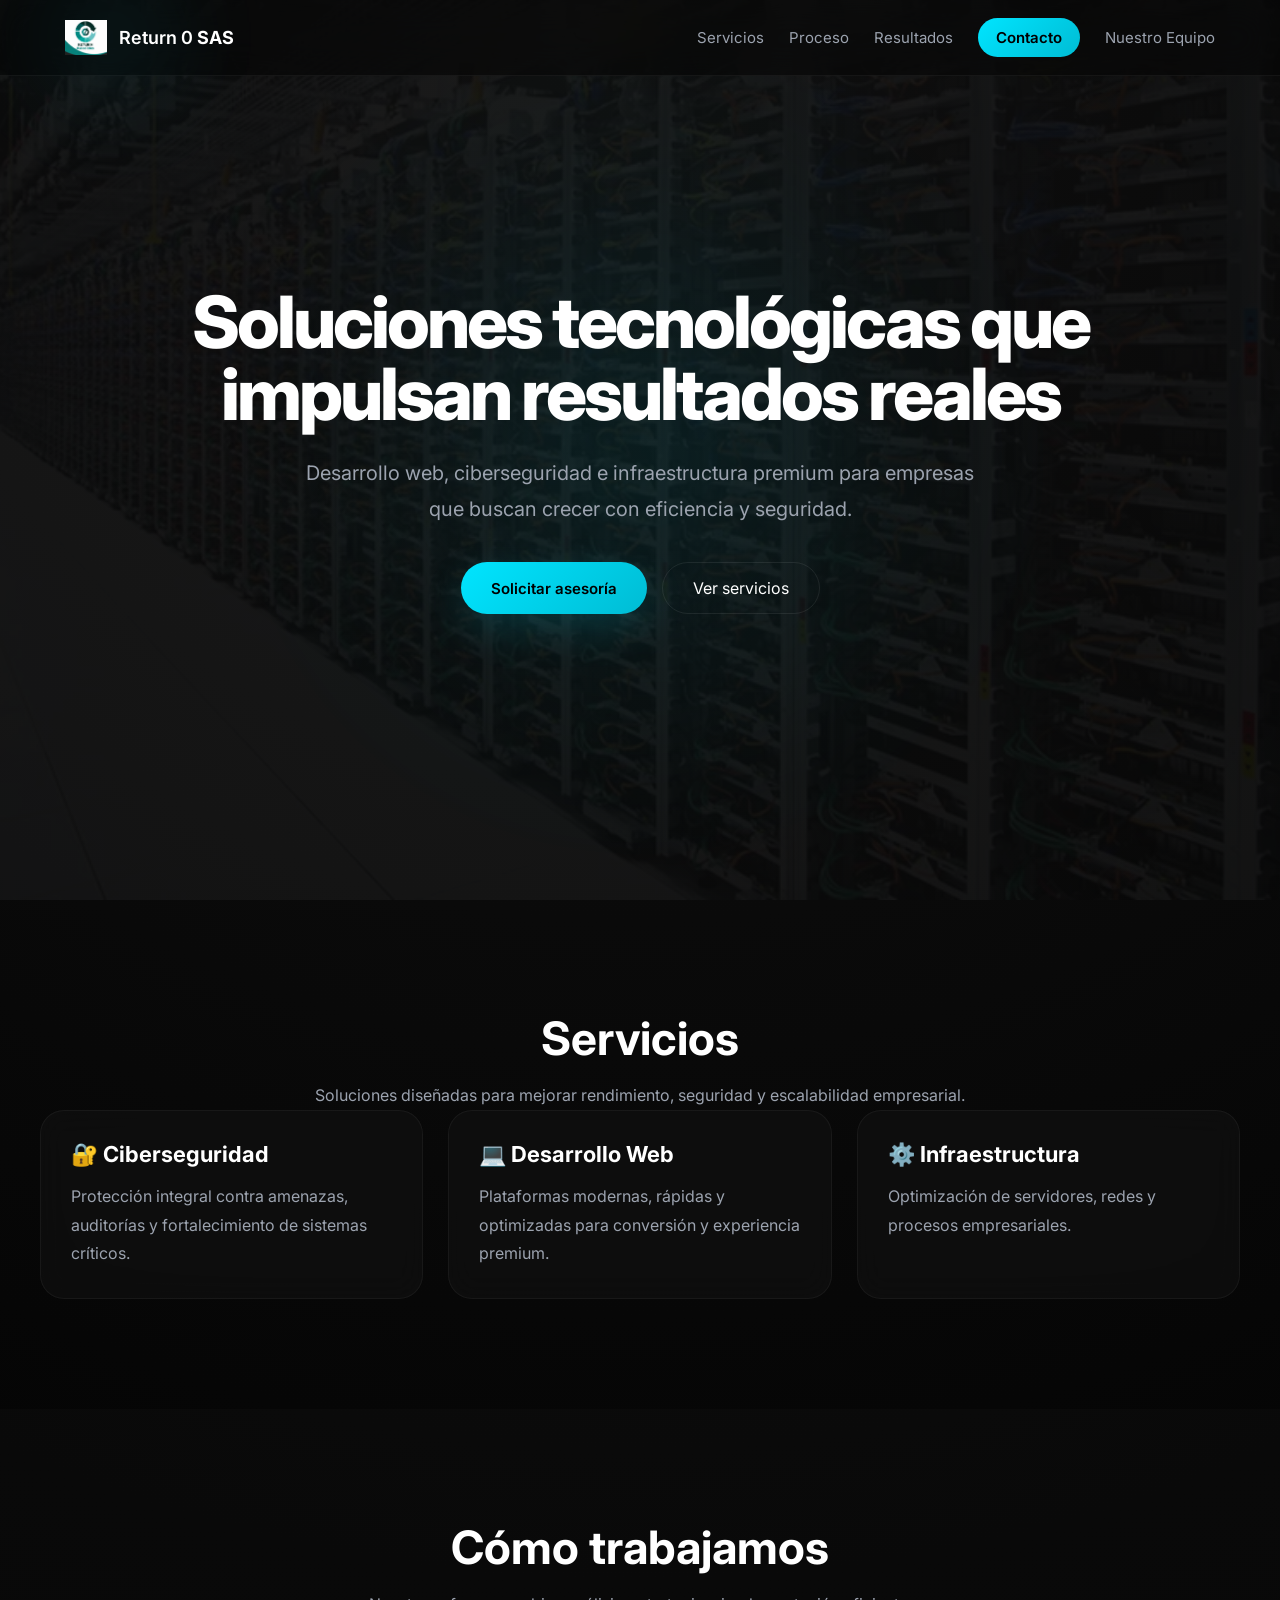
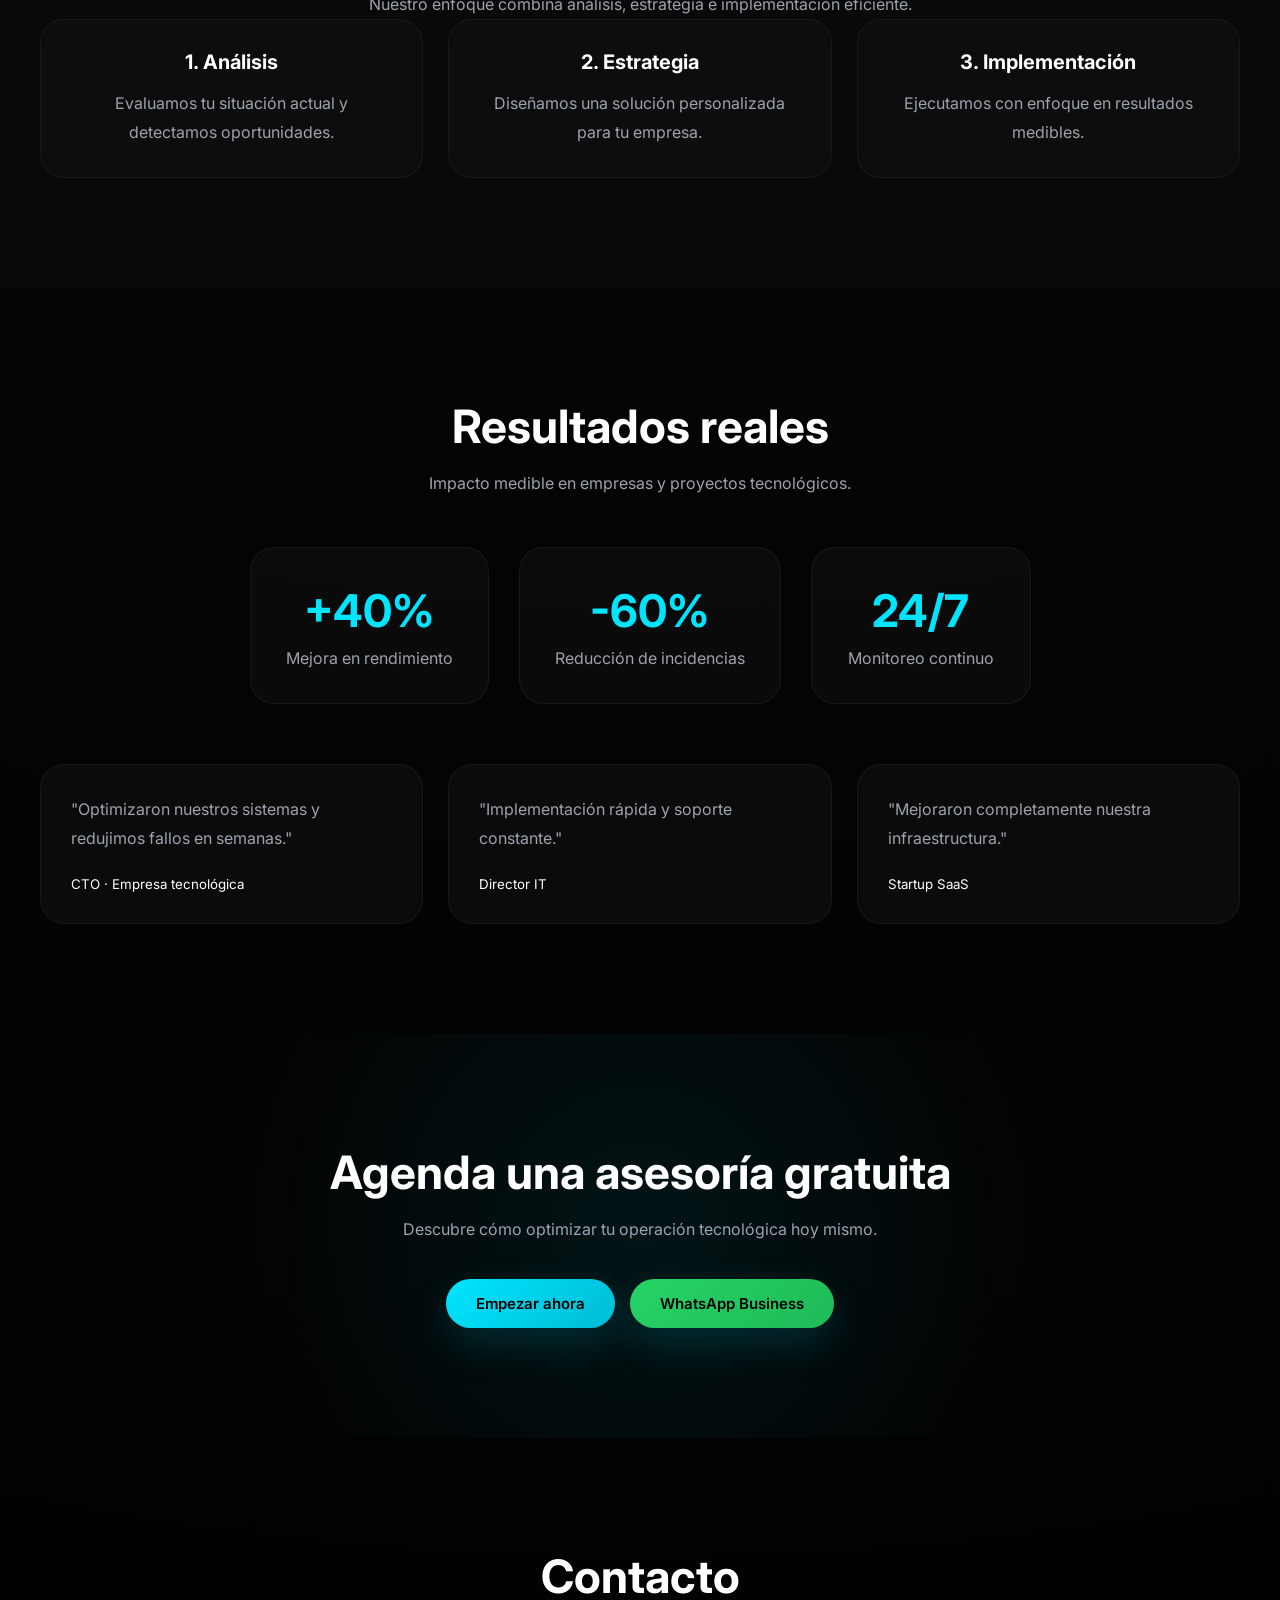
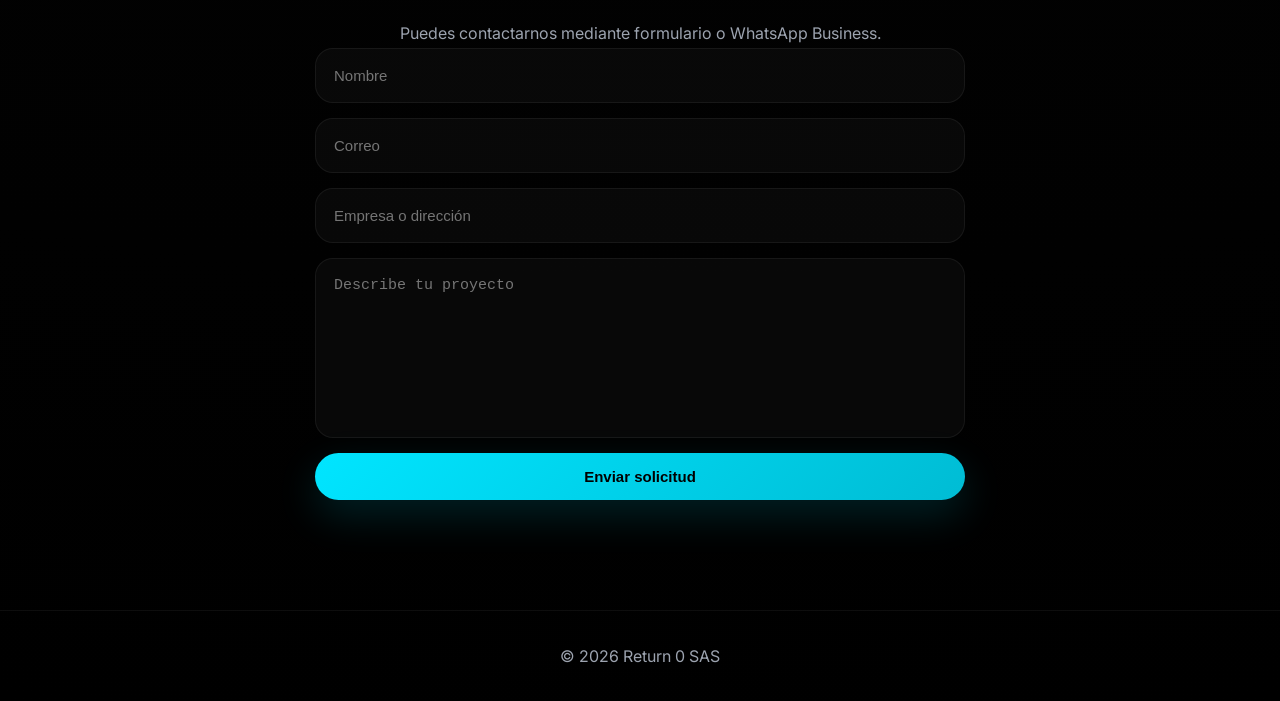
<file: index.html>
<!DOCTYPE html>
<html lang="es">

<head>

<meta charset="UTF-8">
<meta name="viewport" content="width=device-width, initial-scale=1.0">

<title>Return 0 SAS</title>

<meta name="description" content="Soluciones tecnológicas premium para empresas modernas.">

<link rel="icon" href="con.png">

<link rel="stylesheet" href="style.css">

<link href="https://fonts.googleapis.com/css2?family=Inter:wght@300;400;500;600;700;800&display=swap" rel="stylesheet">

<script async src="https://pagead2.googlesyndication.com/pagead/js/adsbygoogle.js?client=ca-pub-7207203193304173"
     crossorigin="anonymous"></script>

</head>

<body>

<header class="header">

<div class="nav">

<div class="logo-wrap">
<img src="con.png" class="logo">
<span>Return 0 <strong>SAS</strong></span>
</div>

<nav>
<a href="#services">Servicios</a>
<a href="#process">Proceso</a>
<a href="#results">Resultados</a>
<a href="#contact" class="btn-small">Contacto</a>
<a href="Equipo.html">Nuestro Equipo</a>
</nav>

</div>

</header>

<!-- HERO -->

<section class="hero">

<img src="RAK.JPG" class="hero-bg">

<div class="hero-box">

<h1>
Soluciones tecnológicas que impulsan resultados reales
</h1>

<p>
Desarrollo web, ciberseguridad e infraestructura premium
para empresas que buscan crecer con eficiencia y seguridad.
</p>

<div class="hero-actions">
<a href="#contact" class="btn">Solicitar asesoría</a>
<a href="#services" class="btn-outline">Ver servicios</a>
</div>

</div>

</section>

<!-- SERVICES -->

<section id="services">

<h2>Servicios</h2>

<p class="sub">
Soluciones diseñadas para mejorar rendimiento,
seguridad y escalabilidad empresarial.
</p>

<div class="grid">

<div class="card hidden">
<h3>🔐 Ciberseguridad</h3>
<p>
Protección integral contra amenazas,
auditorías y fortalecimiento de sistemas críticos.
</p>
</div>

<div class="card hidden">
<h3>💻 Desarrollo Web</h3>
<p>
Plataformas modernas, rápidas y optimizadas
para conversión y experiencia premium.
</p>
</div>

<div class="card hidden">
<h3>⚙️ Infraestructura</h3>
<p>
Optimización de servidores,
redes y procesos empresariales.
</p>
</div>

</div>

</section>

<!-- PROCESS -->

<section id="process" class="alt">

<h2>Cómo trabajamos</h2>

<p class="sub">
Nuestro enfoque combina análisis,
estrategia e implementación eficiente.
</p>

<div class="grid">

<div class="step hidden">
<strong>1. Análisis</strong>
<p>
Evaluamos tu situación actual
y detectamos oportunidades.
</p>
</div>

<div class="step hidden">
<strong>2. Estrategia</strong>
<p>
Diseñamos una solución personalizada
para tu empresa.
</p>
</div>

<div class="step hidden">
<strong>3. Implementación</strong>
<p>
Ejecutamos con enfoque
en resultados medibles.
</p>
</div>

</div>

</section>

<!-- RESULTS -->

<section id="results">

<h2>Resultados reales</h2>

<p class="sub">
Impacto medible en empresas y proyectos tecnológicos.
</p>

<div class="stats">

<div class="hidden">
<h3>+40%</h3>
<span>Mejora en rendimiento</span>
</div>

<div class="hidden">
<h3>-60%</h3>
<span>Reducción de incidencias</span>
</div>

<div class="hidden">
<h3>24/7</h3>
<span>Monitoreo continuo</span>
</div>

</div>

<div class="grid">

<div class="card hidden">
<p>
"Optimizaron nuestros sistemas
y redujimos fallos en semanas."
</p>

<br>

<small>CTO · Empresa tecnológica</small>
</div>

<div class="card hidden">
<p>
"Implementación rápida
y soporte constante."
</p>

<br>

<small>Director IT</small>
</div>

<div class="card hidden">
<p>
"Mejoraron completamente
nuestra infraestructura."
</p>

<br>

<small>Startup SaaS</small>
</div>

</div>

</section>

<!-- CTA -->

<section class="cta">

<h2>Agenda una asesoría gratuita</h2>

<p>
Descubre cómo optimizar tu operación tecnológica hoy mismo.
</p>

<div class="hero-actions">

<a href="#contact" class="btn">
Empezar ahora
</a>

<a href="https://wa.me/524443727802?text=Hola%20Return%200%20%26%20Associates%20SAS%2C%20me%20gustaría%20agendar%20una%20asesoría"
class="btn whatsapp">
WhatsApp Business
</a>

</div>

</section>

<!-- CONTACT -->

<section id="contact">

<h2>Contacto</h2>

<p class="sub">
Puedes contactarnos mediante formulario
o WhatsApp Business.
</p>

<form class="form">

<input type="text" placeholder="Nombre" required>

<input type="email" placeholder="Correo" required>

<input type="text" placeholder="Empresa o dirección">

<textarea placeholder="Describe tu proyecto"></textarea>

<button class="btn">
Enviar solicitud
</button>

</form>

</section>

<footer>
© 2026 Return 0 SAS
</footer>

<script>

const observer = new IntersectionObserver(entries=>{

entries.forEach(entry=>{

if(entry.isIntersecting){
entry.target.classList.add('show');
}

});

});

document.querySelectorAll('.hidden').forEach(el=>{
observer.observe(el);
});

function closeAd(){
document.getElementById('floatingAd').style.display='none';
}

</script>

</body>
</html>
</file>
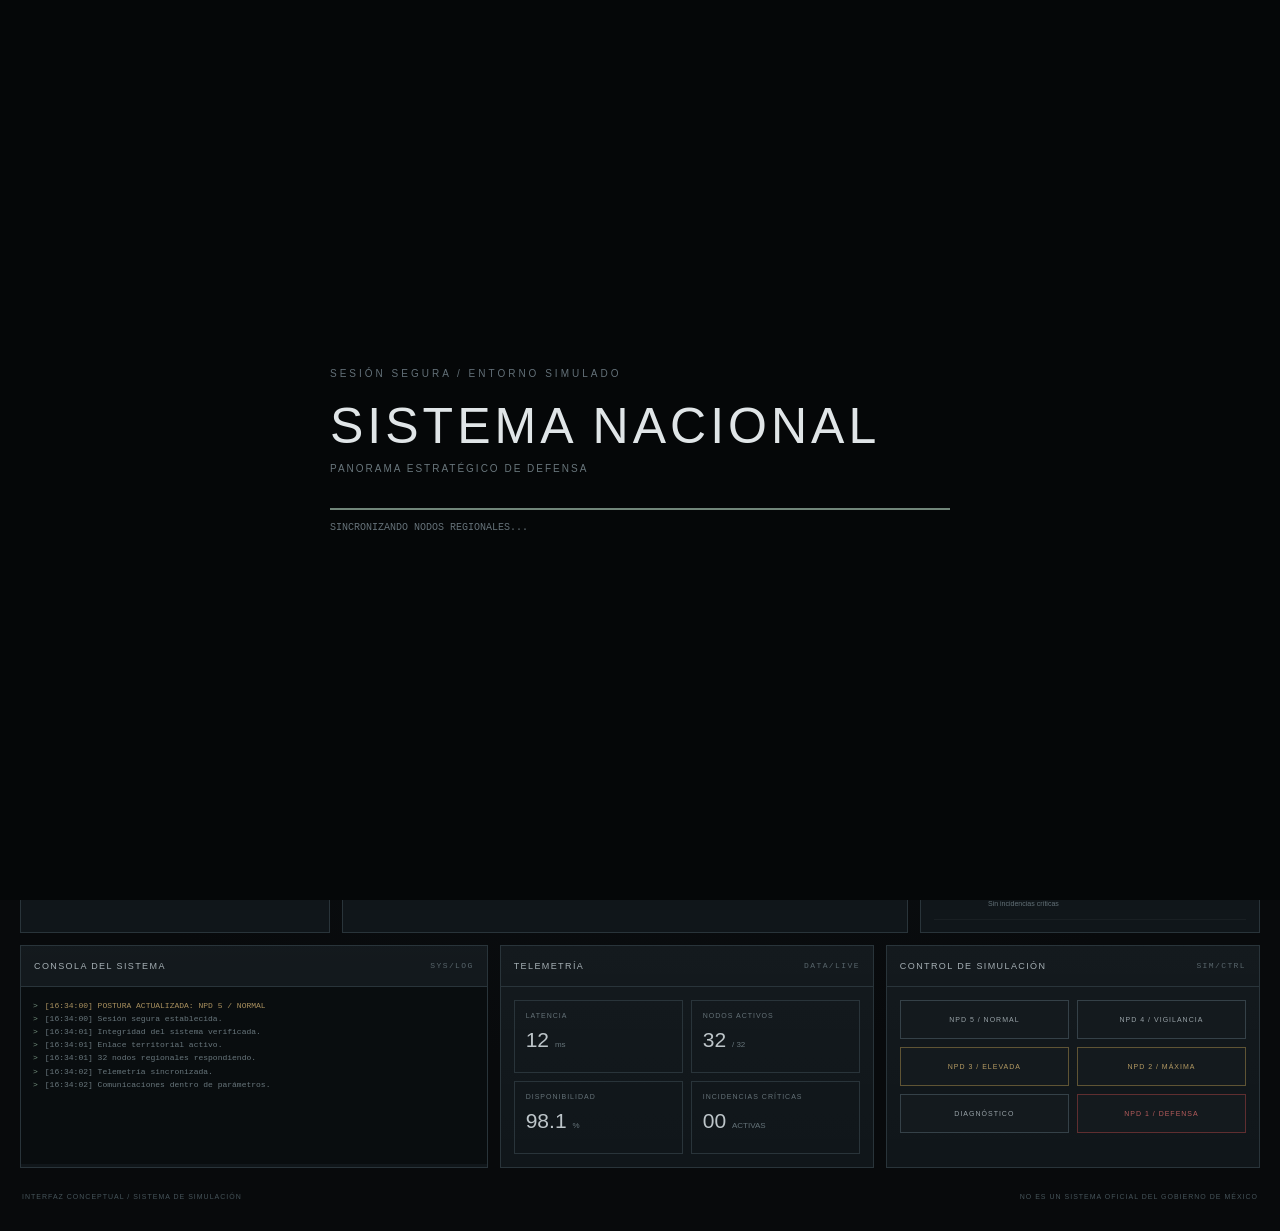
<file: dl.htm>
<!DOCTYPE html>
<html lang="es">
<head>
<meta charset="UTF-8">
<meta name="viewport" content="width=device-width, initial-scale=1.0">

<title>Panorama Nacional de Defensa — Simulación</title>

<style>

*{
    box-sizing:border-box;
    margin:0;
    padding:0;
}

:root{

    --bg:#080b0d;
    --bg-soft:#0d1215;

    --panel:#10161a;
    --panel-alt:#131a1e;

    --border:#29343a;
    --border-light:#38464d;

    --text:#d4dade;
    --muted:#79868c;

    --blue:#4c7f9d;
    --green:#5b936e;
    --yellow:#ba9b4e;
    --orange:#b16d3f;
    --red:#a94343;

    --alert-color:#4c7f9d;

}

html,
body{
    width:100%;
    min-height:100%;
}

body{

    background:
        radial-gradient(
            circle at 50% 15%,
            #182127 0%,
            #0d1215 28%,
            #080a0c 72%
        );

    color:var(--text);

    font-family:
        "Segoe UI",
        Arial,
        sans-serif;

    overflow-x:hidden;
}

/* ==========================================
   TEXTURA
========================================== */

body::after{

    content:"";

    position:fixed;
    inset:0;

    pointer-events:none;

    z-index:9999;

    opacity:.025;

    background:
        repeating-linear-gradient(
            0deg,
            rgba(255,255,255,.08) 0,
            rgba(255,255,255,.08) 1px,
            transparent 1px,
            transparent 4px
        );

}

/* ==========================================
   BOOT
========================================== */

#boot{

    position:fixed;
    inset:0;

    z-index:10000;

    display:flex;
    align-items:center;
    justify-content:center;

    background:#050708;

    transition:
        opacity .8s ease,
        visibility .8s ease;

}

#boot.hide{

    opacity:0;
    visibility:hidden;

}

.boot-box{

    width:min(620px,88vw);

}

.boot-code{

    color:#637078;

    font-size:10px;

    letter-spacing:3px;

    margin-bottom:18px;

}

.boot-title{

    font-size:clamp(28px,5vw,50px);

    font-weight:300;

    letter-spacing:4px;

    color:#e0e5e7;

}

.boot-sub{

    margin-top:8px;

    font-size:10px;

    letter-spacing:2px;

    color:#69767c;

}

.boot-line{

    margin-top:34px;

    height:2px;

    background:#151b1e;

    overflow:hidden;

}

.boot-progress{

    width:0;
    height:100%;

    background:#718679;

    animation:
        loadBoot 2.9s ease forwards;

}

@keyframes loadBoot{

    to{
        width:100%;
    }

}

#bootStatus{

    margin-top:12px;

    font-family:Consolas,monospace;

    font-size:10px;

    color:#657178;

}

/* ==========================================
   HEADER
========================================== */

header{

    height:68px;

    display:flex;
    align-items:center;
    justify-content:space-between;

    padding:0 24px;

    background:
        rgba(8,12,14,.97);

    border-bottom:
        1px solid var(--border);

    position:sticky;
    top:0;

    z-index:100;

}

.brand{

    display:flex;
    align-items:center;

    gap:14px;

}

.brand-mark{

    width:37px;
    height:37px;

    display:grid;
    place-items:center;

    border:
        1px solid #4c5960;

    color:#c0c9cd;

    font-size:11px;

    font-weight:600;

}

.brand-text strong{

    display:block;

    font-size:12px;

    letter-spacing:2px;

    font-weight:500;

}

.brand-text span{

    display:block;

    margin-top:4px;

    font-size:8px;

    letter-spacing:1.6px;

    color:#657178;

}

.header-right{

    display:flex;
    align-items:center;

    gap:28px;

    font-size:9px;

    color:#7c898f;

}

.secure{

    display:flex;
    align-items:center;

    gap:8px;

}

.secure-dot{

    width:6px;
    height:6px;

    border-radius:50%;

    background:#609273;

    box-shadow:
        0 0 7px rgba(96,146,115,.7);

    animation:
        securePulse 2s infinite;

}

@keyframes securePulse{

    50%{
        opacity:.35;
    }

}

#clock{

    font-family:
        Consolas,
        monospace;

}

/* ==========================================
   MAIN
========================================== */

main{

    max-width:1700px;

    margin:auto;

    padding:20px;

}

/* ==========================================
   PAGE HEADER
========================================== */

.page-header{

    display:flex;

    justify-content:space-between;
    align-items:flex-end;

    margin-bottom:14px;

}

.page-title small{

    display:block;

    font-size:8px;

    letter-spacing:2px;

    color:#69767d;

    margin-bottom:7px;

}

.page-title h1{

    font-weight:400;

    font-size:21px;

    letter-spacing:.6px;

}

.simulation{

    padding:7px 10px;

    border:
        1px solid rgba(194,157,82,.35);

    color:#ae9159;

    font-size:8px;

    letter-spacing:1.8px;

}

/* ==========================================
   MAIN GRID
========================================== */

.main-grid{

    display:grid;

    grid-template-columns:
        310px
        minmax(500px,1fr)
        340px;

    gap:12px;

}

/* ==========================================
   PANELS
========================================== */

.panel{

    background:
        linear-gradient(
            180deg,
            rgba(255,255,255,.015),
            transparent
        ),
        var(--panel);

    border:
        1px solid var(--border);

}

.panel-header{

    height:41px;

    padding:0 13px;

    border-bottom:
        1px solid var(--border);

    display:flex;

    align-items:center;
    justify-content:space-between;

    font-size:9px;

    letter-spacing:1.4px;

    color:#a5afb4;

}

.panel-code{

    color:#58656b;

    font-family:
        Consolas,
        monospace;

    font-size:8px;

}

/* ==========================================
   NPD
========================================== */

.npd-box{

    padding:20px 15px;

    border-bottom:
        1px solid var(--border);

}

.npd-label{

    font-size:8px;

    letter-spacing:1.8px;

    color:#748086;

    margin-bottom:13px;

}

.npd-main{

    display:flex;

    align-items:flex-end;

    gap:12px;

}

#npdNumber{

    font-size:78px;

    line-height:.85;

    font-weight:300;

    color:var(--alert-color);

}

.npd-text{

    padding-bottom:5px;

}

#npdCode{

    font-family:
        Consolas,
        monospace;

    font-size:8px;

    color:#69767c;

}

#npdName{

    margin-top:3px;

    font-size:13px;

    font-weight:500;

    color:var(--alert-color);

}

#npdDescription{

    margin-top:5px;

    font-size:8px;

    color:#68757b;

    line-height:1.5;

}

.npd-scale{

    display:grid;

    grid-template-columns:
        repeat(5,1fr);

    gap:3px;

    margin-top:18px;

}

.npd-scale div{

    height:5px;

    background:#252d31;

}

.npd-scale div.active{

    background:var(--alert-color);

}

/* ==========================================
   POSTURE
========================================== */

.posture{

    padding:13px 15px;

    border-bottom:
        1px solid var(--border);

}

.posture span{

    display:block;

    color:#66747a;

    font-size:8px;

    letter-spacing:1.3px;

}

.posture strong{

    display:block;

    margin-top:6px;

    color:#b3bdc1;

    font-size:10px;

    font-weight:500;

}

/* ==========================================
   SYSTEMS
========================================== */

.systems{

    padding:5px 15px 15px;

}

.system{

    padding:11px 0;

    border-bottom:
        1px solid rgba(255,255,255,.04);

}

.system-top{

    display:flex;

    justify-content:space-between;

    font-size:8px;

}

.system-name{

    color:#929da2;

}

.system-value{

    color:#7ea38c;

    font-family:
        Consolas,
        monospace;

}

.progress{

    margin-top:7px;

    height:2px;

    background:#232b2f;

    overflow:hidden;

}

.progress div{

    height:100%;

    background:#657b6b;

    transform-origin:left;

    animation:
        progressLoad 1.8s ease;

}

@keyframes progressLoad{

    from{
        transform:scaleX(0);
    }

}

/* ==========================================
   MAP
========================================== */

.map-panel{

    min-height:595px;

}

.map{

    height:554px;

    position:relative;

    overflow:hidden;

    background:

        linear-gradient(
            rgba(255,255,255,.019) 1px,
            transparent 1px
        ),

        linear-gradient(
            90deg,
            rgba(255,255,255,.019) 1px,
            transparent 1px
        ),

        radial-gradient(
            circle at center,
            #172027 0%,
            #0d1215 70%
        );

    background-size:
        38px 38px,
        38px 38px,
        100% 100%;

}

.map-label{

    position:absolute;

    color:#46545a;

    font-size:8px;

    font-family:
        Consolas,
        monospace;

}

.map-label.top{

    top:12px;
    left:14px;

}

.map-label.bottom{

    right:14px;
    bottom:12px;

}

/* ==========================================
   SVG MEXICO
========================================== */

#mexico{

    position:absolute;

    width:90%;

    left:5%;
    top:17%;

    filter:
        drop-shadow(
            0 10px 15px
            rgba(0,0,0,.35)
        );

}

.land{

    fill:
        rgba(102,129,116,.11);

    stroke:#586a70;

    stroke-width:1.2;

}

.internal{

    fill:none;

    stroke:
        rgba(106,129,130,.34);

    stroke-width:.65;

}

/* ==========================================
   NODES
========================================== */

.node{

    position:absolute;

    width:6px;
    height:6px;

    border-radius:50%;

    background:#75917f;

}

.node::after{

    content:"";

    position:absolute;

    left:50%;
    top:50%;

    width:24px;
    height:24px;

    transform:
        translate(-50%,-50%)
        scale(.3);

    border:
        1px solid
        rgba(117,145,127,.55);

    border-radius:50%;

    animation:
        nodePing 2.7s infinite;

}

@keyframes nodePing{

    to{

        transform:
            translate(-50%,-50%)
            scale(1.4);

        opacity:0;

    }

}

.n1{left:36%;top:37%;}
.n2{left:45%;top:45%;}
.n3{left:54%;top:51%;}
.n4{left:62%;top:58%;}
.n5{left:69%;top:48%;}
.n6{left:75%;top:62%;}

/* ==========================================
   MAP HUD
========================================== */

.map-hud{

    position:absolute;

    top:15px;
    right:15px;

    text-align:right;

    color:#65737a;

    font-family:
        Consolas,
        monospace;

    font-size:8px;

    line-height:1.7;

}

.map-tags{

    position:absolute;

    left:14px;
    bottom:14px;

    display:flex;

    gap:7px;

}

.map-tag{

    border:
        1px solid #344047;

    background:
        rgba(8,12,14,.72);

    color:#748187;

    padding:6px 8px;

    font-size:7px;

    letter-spacing:.8px;

}

/* ==========================================
   INSTITUTIONS
========================================== */

.institutions{

    padding:3px 13px 13px;

}

.institution{

    padding:12px 0;

    border-bottom:
        1px solid rgba(255,255,255,.04);

}

.inst-code{

    display:block;

    font-family:
        Consolas,
        monospace;

    font-size:7px;

    color:#59666c;

}

.institution strong{

    display:block;

    margin-top:4px;

    font-size:9px;

    font-weight:500;

    color:#abb4b8;

}

.institution small{

    display:block;

    margin-top:4px;

    color:#616f75;

    font-size:7px;

    line-height:1.4;

}

.status{

    display:inline-block;

    margin-top:7px;

    padding:3px 5px;

    border:
        1px solid rgba(91,147,110,.35);

    color:#74a185;

    font-size:7px;

    letter-spacing:.8px;

}

/* ==========================================
   EVENT LOG
========================================== */

.event-list{

    padding:2px 13px 12px;

}

.event{

    display:grid;

    grid-template-columns:
        47px 1fr;

    gap:7px;

    padding:10px 0;

    border-bottom:
        1px solid rgba(255,255,255,.04);

}

.event-time{

    font-family:
        Consolas,
        monospace;

    color:#56636a;

    font-size:7px;

}

.event-title{

    font-size:8px;

    color:#a0aaae;

    line-height:1.4;

}

.event-title span{

    display:block;

    margin-top:3px;

    color:#627077;

    font-size:7px;

}

/* ==========================================
   BOTTOM
========================================== */

.bottom-grid{

    margin-top:12px;

    display:grid;

    grid-template-columns:
        1.25fr
        1fr
        1fr;

    gap:12px;

}

/* ==========================================
   TERMINAL
========================================== */

.terminal{

    height:177px;

    padding:12px;

    overflow:hidden;

    background:#090d0f;

    font-family:
        Consolas,
        monospace;

    color:#69777d;

    font-size:8px;

    line-height:1.65;

}

.terminal-line::before{

    content:">";

    margin-right:7px;

    color:#738f7d;

}

.terminal-line.warning{

    color:#aa915f;

}

.terminal-line.critical{

    color:#ad5f5f;

}

/* ==========================================
   TELEMETRY
========================================== */

.metrics{

    display:grid;

    grid-template-columns:
        repeat(2,1fr);

    gap:8px;

    padding:13px;

}

.metric{

    min-height:73px;

    padding:11px;

    border:
        1px solid #29343a;

}

.metric-label{

    font-size:7px;

    letter-spacing:1px;

    color:#657278;

}

.metric-value{

    margin-top:9px;

    font-size:21px;

    font-weight:300;

    color:#bdc5c9;

}

.metric-value span{

    font-size:8px;

    color:#66747a;

}

/* ==========================================
   BUTTONS
========================================== */

.controls{

    padding:13px;

    display:grid;

    grid-template-columns:
        1fr 1fr;

    gap:8px;

}

button{

    min-height:39px;

    padding:7px;

    border:
        1px solid #354148;

    background:#141a1e;

    color:#98a2a7;

    font-size:7px;

    letter-spacing:1px;

    cursor:pointer;

    transition:.2s;

}

button:hover{

    background:#1a2227;

    border-color:#505f66;

    color:#d1d7da;

}

button.warning{

    border-color:
        rgba(186,155,78,.45);

    color:#b49a62;

}

button.danger{

    border-color:
        rgba(169,67,67,.5);

    color:#b45b5b;

}

/* ==========================================
   NPD 1 OVERLAY
========================================== */

#alertOverlay{

    position:fixed;
    inset:0;

    z-index:9000;

    background:
        rgba(13,5,6,.95);

    display:flex;

    align-items:center;
    justify-content:center;

    opacity:0;
    visibility:hidden;

    transition:.35s;

}

#alertOverlay.active{

    opacity:1;
    visibility:visible;

}

.alert-container{

    width:min(820px,90vw);

    border:
        1px solid rgba(178,67,67,.68);

    background:#100d0e;

}

.alert-top{

    height:43px;

    display:flex;
    align-items:center;
    justify-content:space-between;

    padding:0 16px;

    border-bottom:
        1px solid #382124;

    font-size:8px;

    letter-spacing:2px;

    color:#9a6063;

}

.alert-body{

    padding:42px;

}

.alert-body small{

    display:block;

    color:#84666a;

    letter-spacing:2px;

    font-size:8px;

}

.alert-body h2{

    margin-top:10px;

    font-weight:300;

    font-size:
        clamp(45px,8vw,85px);

    letter-spacing:4px;

    color:#e1e3e4;

}

.alert-body h3{

    margin-top:4px;

    font-size:
        clamp(17px,3vw,28px);

    font-weight:400;

    letter-spacing:3px;

    color:#ad6366;

}

.alert-divider{

    height:1px;

    background:#382124;

    margin:27px 0;

}

.alert-status-grid{

    display:grid;

    grid-template-columns:
        repeat(2,1fr);

    gap:8px;

}

.alert-status{

    border:
        1px solid #332224;

    padding:11px;

    font-size:8px;

    color:#81696b;

}

.alert-status strong{

    float:right;

    font-weight:500;

    color:#b97b7d;

}

.alert-footer{

    margin-top:25px;

    color:#745e61;

    font-size:8px;

    line-height:1.6;

}

/* ==========================================
   FOOTER
========================================== */

footer{

    margin-top:14px;

    display:flex;

    justify-content:space-between;

    padding:11px 2px;

    color:#46545a;

    font-size:7px;

    letter-spacing:1px;

}

/* ==========================================
   RESPONSIVE
========================================== */

@media(max-width:1150px){

    .main-grid{

        grid-template-columns:
            280px 1fr;

    }

    .right-panel{

        grid-column:
            1 / -1;

    }

    .bottom-grid{

        grid-template-columns:
            1fr;

    }

}

@media(max-width:760px){

    header{

        padding:0 12px;

    }

    .header-right{

        display:none;

    }

    main{

        padding:10px;

    }

    .main-grid{

        display:block;

    }

    .panel{

        margin-bottom:10px;

    }

    .map{

        height:390px;

    }

    .simulation{

        display:none;

    }

    .page-title h1{

        font-size:17px;

    }

    .alert-status-grid{

        grid-template-columns:1fr;

    }

}

</style>
</head>

<body>


<!-- ==========================================
     BOOT
========================================== -->

<div id="boot">

    <div class="boot-box">

        <div class="boot-code">
            SESIÓN SEGURA / ENTORNO SIMULADO
        </div>

        <div class="boot-title">
            SISTEMA NACIONAL
        </div>

        <div class="boot-sub">
            PANORAMA ESTRATÉGICO DE DEFENSA
        </div>

        <div class="boot-line">
            <div class="boot-progress"></div>
        </div>

        <div id="bootStatus">
            INICIANDO SISTEMA...
        </div>

    </div>

</div>


<!-- ==========================================
     NPD 1 OVERLAY
========================================== -->

<div id="alertOverlay">

    <div class="alert-container">

        <div class="alert-top">

            <span>
                POSTURA NACIONAL DE DEFENSA
            </span>

            <span>
                EJERCICIO / SIMULACIÓN
            </span>

        </div>


        <div class="alert-body">

            <small>
                NIVEL MÁXIMO DE PREPARACIÓN
            </small>

            <h2>
                NPD 1
            </h2>

            <h3>
                DEFENSA INMEDIATA
            </h3>

            <div class="alert-divider"></div>


            <div class="alert-status-grid">

                <div class="alert-status">
                    PRESIDENCIA
                    <strong>
                        ENLACE ACTIVO
                    </strong>
                </div>

                <div class="alert-status">
                    DEFENSA
                    <strong>
                        MÁXIMA PREPARACIÓN
                    </strong>
                </div>

                <div class="alert-status">
                    MARINA
                    <strong>
                        MÁXIMA PREPARACIÓN
                    </strong>
                </div>

                <div class="alert-status">
                    SEGURIDAD NACIONAL
                    <strong>
                        SEGUIMIENTO
                    </strong>
                </div>

            </div>


            <div class="alert-footer">

                AMENAZA MILITAR INMINENTE CONTRA TERRITORIO,
                SOBERANÍA O FUERZAS NACIONALES.

                <br><br>

                ESTA INTERFAZ ES UNA REPRESENTACIÓN FICTICIA
                PARA FINES DE SIMULACIÓN.

            </div>

        </div>

    </div>

</div>


<!-- ==========================================
     HEADER
========================================== -->

<header>

    <div class="brand">

        <div class="brand-mark">
            MX
        </div>

        <div class="brand-text">

            <strong>
                SISTEMA DE COORDINACIÓN ESTRATÉGICA
            </strong>

            <span>
                PANORAMA NACIONAL DE DEFENSA
            </span>

        </div>

    </div>


    <div class="header-right">

        <div class="secure">

            <div class="secure-dot"></div>

            SESIÓN SEGURA

        </div>

        <div id="clock">
            --:--:--
        </div>

    </div>

</header>


<!-- ==========================================
     MAIN
========================================== -->

<main>


<div class="page-header">

    <div class="page-title">

        <small>
            SITUACIÓN NACIONAL / PANEL GENERAL
        </small>

        <h1>
            Estado de Preparación Nacional
        </h1>

    </div>

    <div class="simulation">
        ENTORNO DE SIMULACIÓN
    </div>

</div>


<div class="main-grid">


<!-- ==========================================
     LEFT
========================================== -->

<div class="panel">

    <div class="panel-header">

        POSTURA DE DEFENSA

        <span class="panel-code">
            NPD/05
        </span>

    </div>


    <div class="npd-box">

        <div class="npd-label">
            NIVEL DE PREPARACIÓN
        </div>


        <div class="npd-main">

            <div id="npdNumber">
                5
            </div>


            <div class="npd-text">

                <div id="npdCode">
                    NPD 5
                </div>

                <div id="npdName">
                    NORMAL
                </div>

                <div id="npdDescription">
                    Operación ordinaria y preparación institucional habitual.
                </div>

            </div>

        </div>


        <div class="npd-scale">

            <div class="active"></div>
            <div></div>
            <div></div>
            <div></div>
            <div></div>

        </div>

    </div>


    <div class="posture">

        <span>
            POSTURA OPERATIVA
        </span>

        <strong id="npdPosture">
            PREPARACIÓN NORMAL
        </strong>

    </div>


    <div class="systems">


        <div class="system">

            <div class="system-top">

                <span class="system-name">
                    COMUNICACIONES
                </span>

                <span class="system-value">
                    99.2%
                </span>

            </div>

            <div class="progress">

                <div style="width:99.2%"></div>

            </div>

        </div>


        <div class="system">

            <div class="system-top">

                <span class="system-name">
                    ENLACES REGIONALES
                </span>

                <span class="system-value">
                    96.8%
                </span>

            </div>

            <div class="progress">

                <div style="width:96.8%"></div>

            </div>

        </div>


        <div class="system">

            <div class="system-top">

                <span class="system-name">
                    TELEMETRÍA
                </span>

                <span class="system-value">
                    97.4%
                </span>

            </div>

            <div class="progress">

                <div style="width:97.4%"></div>

            </div>

        </div>


        <div class="system">

            <div class="system-top">

                <span class="system-name">
                    RED SEGURA
                </span>

                <span class="system-value">
                    100%
                </span>

            </div>

            <div class="progress">

                <div style="width:100%"></div>

            </div>

        </div>


        <div class="system">

            <div class="system-top">

                <span class="system-name">
                    DISPONIBILIDAD GENERAL
                </span>

                <span class="system-value">
                    98.1%
                </span>

            </div>

            <div class="progress">

                <div style="width:98.1%"></div>

            </div>

        </div>


    </div>

</div>


<!-- ==========================================
     MAP
========================================== -->

<div class="panel map-panel">

    <div class="panel-header">

        PANORAMA TERRITORIAL

        <span class="panel-code">
            GEO/NACIONAL
        </span>

    </div>


    <div class="map">


        <div class="map-label top">
            TERRITORIO NACIONAL / SECTOR GEO-01
        </div>


        <div class="map-label bottom">
            MAPA REFERENCIAL / NO OPERATIVO
        </div>


        <svg
        id="mexico"
        viewBox="0 0 900 480"
        >

            <!-- Baja California -->

            <path
            class="land"
            d="
            M105 60
            L143 70
            L156 112
            L173 152
            L174 192
            L191 230
            L181 258
            L157 238
            L146 199
            L125 165
            L115 123
            Z
            " />


            <!-- México continental -->

            <path
            class="land"
            d="
            M181 76
            L260 81
            L319 99
            L380 125
            L440 140
            L509 157
            L568 175
            L623 187
            L671 205
            L714 199
            L768 212
            L800 238
            L777 260
            L740 253
            L717 273
            L689 291
            L652 294
            L621 312
            L583 313
            L551 295
            L516 298
            L481 283
            L450 269
            L416 266
            L390 244
            L360 231
            L325 220
            L291 201
            L258 179
            L229 149
            L203 119
            Z
            " />


            <!-- Yucatán -->

            <path
            class="land"
            d="
            M650 294
            L704 294
            L752 305
            L796 301
            L824 317
            L807 344
            L773 349
            L747 376
            L718 369
            L699 340
            L665 328
            Z
            " />


            <!-- Líneas interiores decorativas -->

            <path
            class="internal"
            d="
            M260 82
            L274 177
            L325 220
            " />

            <path
            class="internal"
            d="
            M380 125
            L374 229
            L416 266
            " />

            <path
            class="internal"
            d="
            M509 157
            L490 283
            " />

            <path
            class="internal"
            d="
            M623 187
            L621 312
            " />

            <path
            class="internal"
            d="
            M714 199
            L699 340
            " />

        </svg>


        <div class="node n1"></div>
        <div class="node n2"></div>
        <div class="node n3"></div>
        <div class="node n4"></div>
        <div class="node n5"></div>
        <div class="node n6"></div>


        <div class="map-hud">

            GEO LINK ACTIVE<br>

            ACTUALIZACIÓN:
            <span id="mapTime">
                --:--:--
            </span>

            <br>

            NODOS:
            32 / 32

            <br>

            ESTADO:
            NOMINAL

        </div>


        <div class="map-tags">

            <div class="map-tag">
                TERRITORIO NACIONAL
            </div>

            <div class="map-tag">
                RED SINCRONIZADA
            </div>

            <div class="map-tag">
                SITUACIÓN ESTABLE
            </div>

        </div>


    </div>

</div>


<!-- ==========================================
     RIGHT
========================================== -->

<div class="panel right-panel">

    <div class="panel-header">

        COORDINACIÓN INSTITUCIONAL

        <span class="panel-code">
            INST/01
        </span>

    </div>


    <div class="institutions">


        <div class="institution">

            <span class="inst-code">
                AUTORIDAD SUPERIOR
            </span>

            <strong>
                PRESIDENCIA DE LA REPÚBLICA
            </strong>

            <small>
                Comandancia Suprema de las Fuerzas Armadas
            </small>

            <span class="status">
                ENLACE ACTIVO
            </span>

        </div>


        <div class="institution">

            <span class="inst-code">
                DEFENSA
            </span>

            <strong>
                SECRETARÍA DE LA DEFENSA NACIONAL
            </strong>

            <small>
                Ejército Mexicano · Fuerza Aérea Mexicana · Guardia Nacional
            </small>

            <span class="status">
                OPERATIVO
            </span>

        </div>


        <div class="institution">

            <span class="inst-code">
                EMCDN
            </span>

            <strong>
                ESTADO MAYOR CONJUNTO DE LA DEFENSA NACIONAL
            </strong>

            <small>
                Planeación y coordinación militar
            </small>

            <span class="status">
                OPERATIVO
            </span>

        </div>


        <div class="institution">

            <span class="inst-code">
                MARINA
            </span>

            <strong>
                SECRETARÍA DE MARINA
            </strong>

            <small>
                Armada de México
            </small>

            <span class="status">
                OPERATIVO
            </span>

        </div>


        <div class="institution">

            <span class="inst-code">
                SEGURIDAD NACIONAL
            </span>

            <strong>
                CONSEJO DE SEGURIDAD NACIONAL
            </strong>

            <small>
                Coordinación institucional
            </small>

            <span class="status">
                SEGUIMIENTO
            </span>

        </div>


        <div class="institution">

            <span class="inst-code">
                INTEL
            </span>

            <strong>
                SSPC / CENTRO NACIONAL DE INTELIGENCIA
            </strong>

            <small>
                Inteligencia y análisis de seguridad nacional
            </small>

            <span class="status">
                ENLACE ACTIVO
            </span>

        </div>


    </div>


    <div class="panel-header">

        EVENTOS DEL SISTEMA

        <span class="panel-code">
            EVT/LOG
        </span>

    </div>


    <div class="event-list" id="eventList">

        <div class="event">

            <div class="event-time">
                02:14
            </div>

            <div class="event-title">

                Sincronización nacional confirmada

                <span>
                    32 nodos respondiendo
                </span>

            </div>

        </div>


        <div class="event">

            <div class="event-time">
                02:10
            </div>

            <div class="event-title">

                Red de comunicaciones estable

                <span>
                    Estado nominal
                </span>

            </div>

        </div>


        <div class="event">

            <div class="event-time">
                02:04
            </div>

            <div class="event-title">

                Revisión de integridad completada

                <span>
                    Sin incidencias críticas
                </span>

            </div>

        </div>

    </div>

</div>


</div>


<!-- ==========================================
     BOTTOM
========================================== -->

<div class="bottom-grid">


<div class="panel">

    <div class="panel-header">

        CONSOLA DEL SISTEMA

        <span class="panel-code">
            SYS/LOG
        </span>

    </div>

    <div
    class="terminal"
    id="terminal"
    ></div>

</div>


<div class="panel">

    <div class="panel-header">

        TELEMETRÍA

        <span class="panel-code">
            DATA/LIVE
        </span>

    </div>


    <div class="metrics">

        <div class="metric">

            <div class="metric-label">
                LATENCIA
            </div>

            <div class="metric-value">

                <span id="latencyNumber" style="font-size:21px;color:#bdc5c9;">
                    12
                </span>

                <span>
                    ms
                </span>

            </div>

        </div>


        <div class="metric">

            <div class="metric-label">
                NODOS ACTIVOS
            </div>

            <div class="metric-value">

                32

                <span>
                    / 32
                </span>

            </div>

        </div>


        <div class="metric">

            <div class="metric-label">
                DISPONIBILIDAD
            </div>

            <div class="metric-value">

                98.1

                <span>
                    %
                </span>

            </div>

        </div>


        <div class="metric">

            <div class="metric-label">
                INCIDENCIAS CRÍTICAS
            </div>

            <div class="metric-value">

                00

                <span>
                    ACTIVAS
                </span>

            </div>

        </div>

    </div>

</div>


<div class="panel">

    <div class="panel-header">

        CONTROL DE SIMULACIÓN

        <span class="panel-code">
            SIM/CTRL
        </span>

    </div>


    <div class="controls">


        <button onclick="setNPD(5)">
            NPD 5 / NORMAL
        </button>


        <button onclick="setNPD(4)">
            NPD 4 / VIGILANCIA
        </button>


        <button
        class="warning"
        onclick="setNPD(3)"
        >
            NPD 3 / ELEVADA
        </button>


        <button
        class="warning"
        onclick="setNPD(2)"
        >
            NPD 2 / MÁXIMA
        </button>


        <button onclick="runDiagnostic()">
            DIAGNÓSTICO
        </button>


        <button
        class="danger"
        onclick="setNPD(1)"
        >
            NPD 1 / DEFENSA
        </button>


    </div>

</div>


</div>


<footer>

    <span>
        INTERFAZ CONCEPTUAL / SISTEMA DE SIMULACIÓN
    </span>

    <span>
        NO ES UN SISTEMA OFICIAL DEL GOBIERNO DE MÉXICO
    </span>

</footer>


</main>


<script>

/* ==========================================
   BOOT
========================================== */

const bootMessages = [

    "VALIDANDO SESIÓN...",

    "ESTABLECIENDO CANAL SEGURO...",

    "SINCRONIZANDO NODOS REGIONALES...",

    "CARGANDO PANORAMA NACIONAL...",

    "VERIFICANDO TELEMETRÍA...",

    "SISTEMA DISPONIBLE"

];

let bootIndex = 0;

const bootStatus =
    document.getElementById(
        "bootStatus"
    );

const bootInterval =
    setInterval(() => {

        bootStatus.textContent =
            bootMessages[
                bootIndex
            ];

        bootIndex++;

        if(
            bootIndex >=
            bootMessages.length
        ){

            clearInterval(
                bootInterval
            );

        }

    },470);


setTimeout(() => {

    document
        .getElementById("boot")
        .classList
        .add("hide");

},3150);


/* ==========================================
   CLOCK
========================================== */

function updateClock(){

    const now =
        new Date();

    const time =
        now.toLocaleTimeString(
            "es-MX",
            {
                hour12:false
            }
        );

    const date =
        now.toLocaleDateString(
            "es-MX"
        );

    document
        .getElementById("clock")
        .textContent =
        `${date} / ${time}`;

    document
        .getElementById("mapTime")
        .textContent =
        time;

}

updateClock();

setInterval(
    updateClock,
    1000
);


/* ==========================================
   NPD LEVELS
========================================== */

const npdLevels = {

    5:{

        code:"NPD 5",

        name:"NORMAL",

        color:"#4c7f9d",

        description:
            "Operación ordinaria y preparación institucional habitual.",

        posture:
            "PREPARACIÓN NORMAL"

    },

    4:{

        code:"NPD 4",

        name:"VIGILANCIA REFORZADA",

        color:"#5b936e",

        description:
            "Incremento preventivo de vigilancia, inteligencia y medidas de seguridad.",

        posture:
            "VIGILANCIA REFORZADA"

    },

    3:{

        code:"NPD 3",

        name:"PREPARACIÓN ELEVADA",

        color:"#ba9b4e",

        description:
            "Disponibilidad institucional superior a condiciones ordinarias.",

        posture:
            "DISPONIBILIDAD ELEVADA"

    },

    2:{

        code:"NPD 2",

        name:"PREPARACIÓN MÁXIMA",

        color:"#a94b43",

        description:
            "Crisis grave. Alta disponibilidad de capacidades nacionales de defensa.",

        posture:
            "ALTA DISPONIBILIDAD"

    },

    1:{

        code:"NPD 1",

        name:"DEFENSA INMEDIATA",

        color:"#d7dadd",

        description:
            "Amenaza militar inminente contra territorio, soberanía o fuerzas nacionales.",

        posture:
            "MÁXIMA PREPARACIÓN"

    }

};


/* ==========================================
   SET NPD
========================================== */

function setNPD(level){

    const config =
        npdLevels[level];


    const number =
        document.getElementById(
            "npdNumber"
        );

    const code =
        document.getElementById(
            "npdCode"
        );

    const name =
        document.getElementById(
            "npdName"
        );

    const description =
        document.getElementById(
            "npdDescription"
        );

    const posture =
        document.getElementById(
            "npdPosture"
        );


    number.textContent =
        level;

    code.textContent =
        config.code;

    name.textContent =
        config.name;

    description.textContent =
        config.description;

    posture.textContent =
        config.posture;


    document
        .documentElement
        .style
        .setProperty(
            "--alert-color",
            config.color
        );


    updateScale(
        level,
        config.color
    );


    addTerminal(
        `POSTURA ACTUALIZADA: ${config.code} / ${config.name}`,
        level <= 2
            ? "critical"
            : "warning"
    );


    addEvent(
        config.name,
        config.posture
    );


    if(level === 1){

        showDefenseAlert();

    }

}


/* ==========================================
   SCALE
========================================== */

function updateScale(
    level,
    color
){

    const bars =
        document.querySelectorAll(
            ".npd-scale div"
        );

    bars.forEach(bar => {

        bar.classList.remove(
            "active"
        );

        bar.style.background =
            "#252d31";

    });


    const count =
        6 - level;


    for(
        let i=0;
        i<count;
        i++
    ){

        bars[i]
            .classList
            .add("active");

        bars[i]
            .style
            .background =
            color;

    }

}


/* ==========================================
   TERMINAL
========================================== */

const terminal =
    document.getElementById(
        "terminal"
    );


function systemTime(){

    return new Date()
        .toLocaleTimeString(
            "es-MX",
            {
                hour12:false
            }
        );

}


function addTerminal(
    message,
    type=""
){

    const line =
        document
        .createElement(
            "div"
        );

    line.className =
        `terminal-line ${type}`;

    line.textContent =
        `[${systemTime()}] ${message}`;


    terminal.appendChild(
        line
    );


    while(
        terminal.children.length > 12
    ){

        terminal
            .removeChild(
                terminal.firstChild
            );

    }


    terminal.scrollTop =
        terminal.scrollHeight;

}


/* ==========================================
   INITIAL TERMINAL
========================================== */

const initialMessages = [

    "Sesión segura establecida.",

    "Integridad del sistema verificada.",

    "Enlace territorial activo.",

    "32 nodos regionales respondiendo.",

    "Telemetría sincronizada.",

    "Comunicaciones dentro de parámetros.",

    "Sin incidencias críticas detectadas."

];


initialMessages.forEach(
    (message,index) => {

        setTimeout(() => {

            addTerminal(
                message
            );

        },index * 320);

    }
);


/* ==========================================
   AUTO LOGS
========================================== */

const automaticMessages = [

    "Heartbeat de red recibido.",

    "Nodo regional sincronizado.",

    "Canal seguro estable.",

    "Actualización territorial recibida.",

    "Telemetría dentro de parámetros.",

    "Verificación automática completada.",

    "Integridad de comunicaciones confirmada."

];


setInterval(() => {

    const message =
        automaticMessages[
            Math.floor(
                Math.random() *
                automaticMessages.length
            )
        ];

    addTerminal(
        message
    );

},4800);


/* ==========================================
   EVENT LIST
========================================== */

function addEvent(
    title,
    subtitle
){

    const list =
        document.getElementById(
            "eventList"
        );


    const event =
        document.createElement(
            "div"
        );

    event.className =
        "event";


    const time =
        document.createElement(
            "div"
        );

    time.className =
        "event-time";

    time.textContent =
        systemTime()
            .substring(0,5);


    const text =
        document.createElement(
            "div"
        );

    text.className =
        "event-title";


    text.innerHTML =
        `${title}
        <span>
        ${subtitle}
        </span>`;


    event.appendChild(
        time
    );

    event.appendChild(
        text
    );


    list.prepend(
        event
    );


    while(
        list.children.length > 4
    ){

        list.removeChild(
            list.lastChild
        );

    }

}


/* ==========================================
   LATENCY
========================================== */

setInterval(() => {

    const latency =
        9 +
        Math.floor(
            Math.random()*8
        );

    document
        .getElementById(
            "latencyNumber"
        )
        .textContent =
        latency;

},2200);


/* ==========================================
   DIAGNOSTIC
========================================== */

function runDiagnostic(){

    addTerminal(
        "INICIANDO DIAGNÓSTICO GENERAL..."
    );


    setTimeout(() => {

        addTerminal(
            "Comunicaciones: OK"
        );

    },500);


    setTimeout(() => {

        addTerminal(
            "Enlaces regionales: OK"
        );

    },900);


    setTimeout(() => {

        addTerminal(
            "Telemetría: OK"
        );

    },1300);


    setTimeout(() => {

        addTerminal(
            "Red segura: OK"
        );

    },1700);


    setTimeout(() => {

        addTerminal(
            "32/32 nodos disponibles"
        );

    },2100);


    setTimeout(() => {

        addTerminal(
            "DIAGNÓSTICO FINALIZADO"
        );

    },2500);

}


/* ==========================================
   ALERT OVERLAY
========================================== */

let alertTimeout;


function showDefenseAlert(){

    const overlay =
        document.getElementById(
            "alertOverlay"
        );


    overlay.classList.add(
        "active"
    );


    addTerminal(
        "NPD 1 ACTIVADO DENTRO DEL ENTORNO DE SIMULACIÓN.",
        "critical"
    );


    playAlertTone();


    clearTimeout(
        alertTimeout
    );


    alertTimeout =
        setTimeout(() => {

            overlay
                .classList
                .remove(
                    "active"
                );

        },5200);

}


/* ==========================================
   SOUND
========================================== */

function playAlertTone(){

    const AudioContext =
        window.AudioContext ||
        window.webkitAudioContext;


    if(
        !AudioContext
    ) return;


    const ctx =
        new AudioContext();


    const oscillator =
        ctx.createOscillator();


    const gain =
        ctx.createGain();


    oscillator.type =
        "sine";


    oscillator.frequency.value =
        440;


    gain.gain.value =
        .025;


    oscillator.connect(
        gain
    );


    gain.connect(
        ctx.destination
    );


    oscillator.start();


    let high = false;


    const toneInterval =
        setInterval(() => {

            high = !high;


            oscillator
                .frequency
                .setValueAtTime(

                    high
                        ? 520
                        : 440,

                    ctx.currentTime

                );

        },650);


    setTimeout(() => {

        clearInterval(
            toneInterval
        );


        gain
            .gain
            .exponentialRampToValueAtTime(

                .0001,
                ctx.currentTime + .35

            );


        oscillator.stop(
            ctx.currentTime + .4
        );

    },4000);

}


/* ==========================================
   MAP ACTIVITY
========================================== */

const nodes =
    document.querySelectorAll(
        ".node"
    );


setInterval(() => {

    const node =
        nodes[
            Math.floor(
                Math.random() *
                nodes.length
            )
        ];


    node.style.background =
        "#a88d55";


    setTimeout(() => {

        node.style.background =
            "#75917f";

    },900);

},3300);


/* ==========================================
   START LEVEL
========================================== */

setNPD(5);

</script>

</body>
</html>
</file>
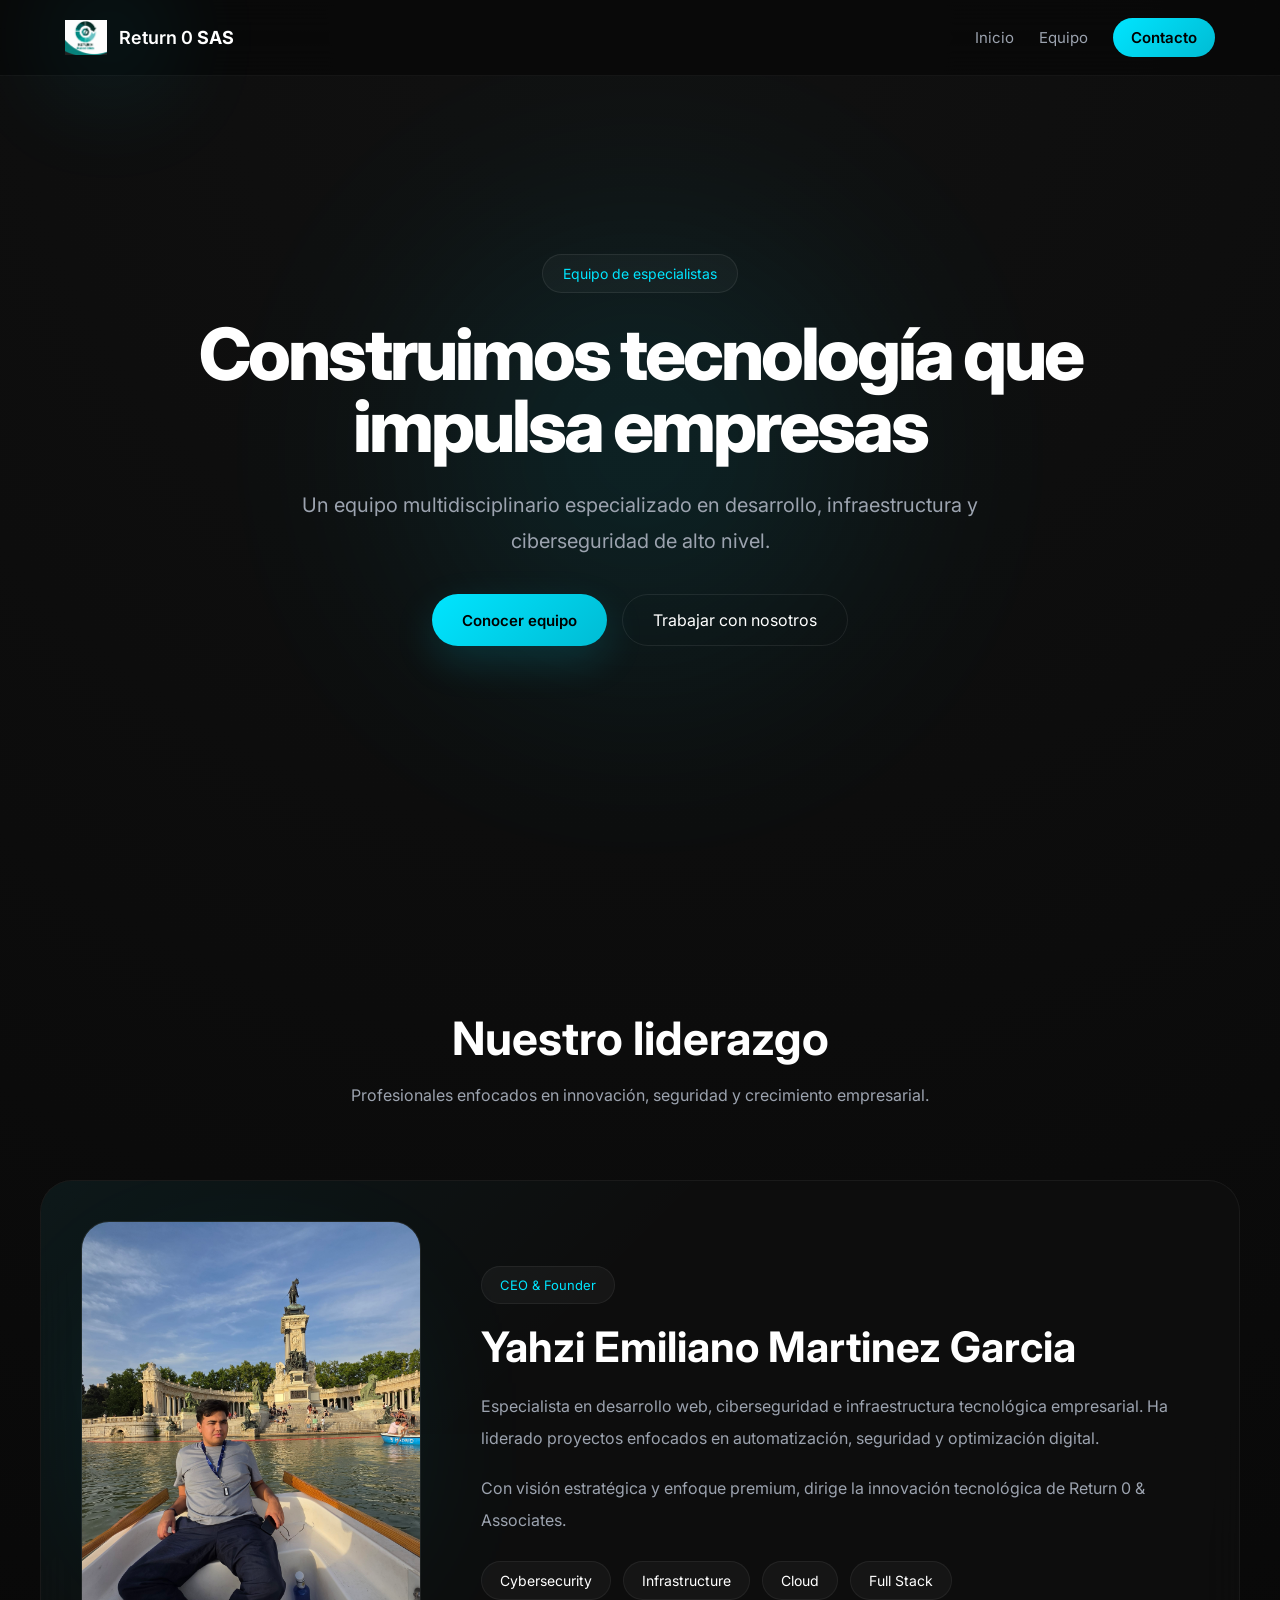
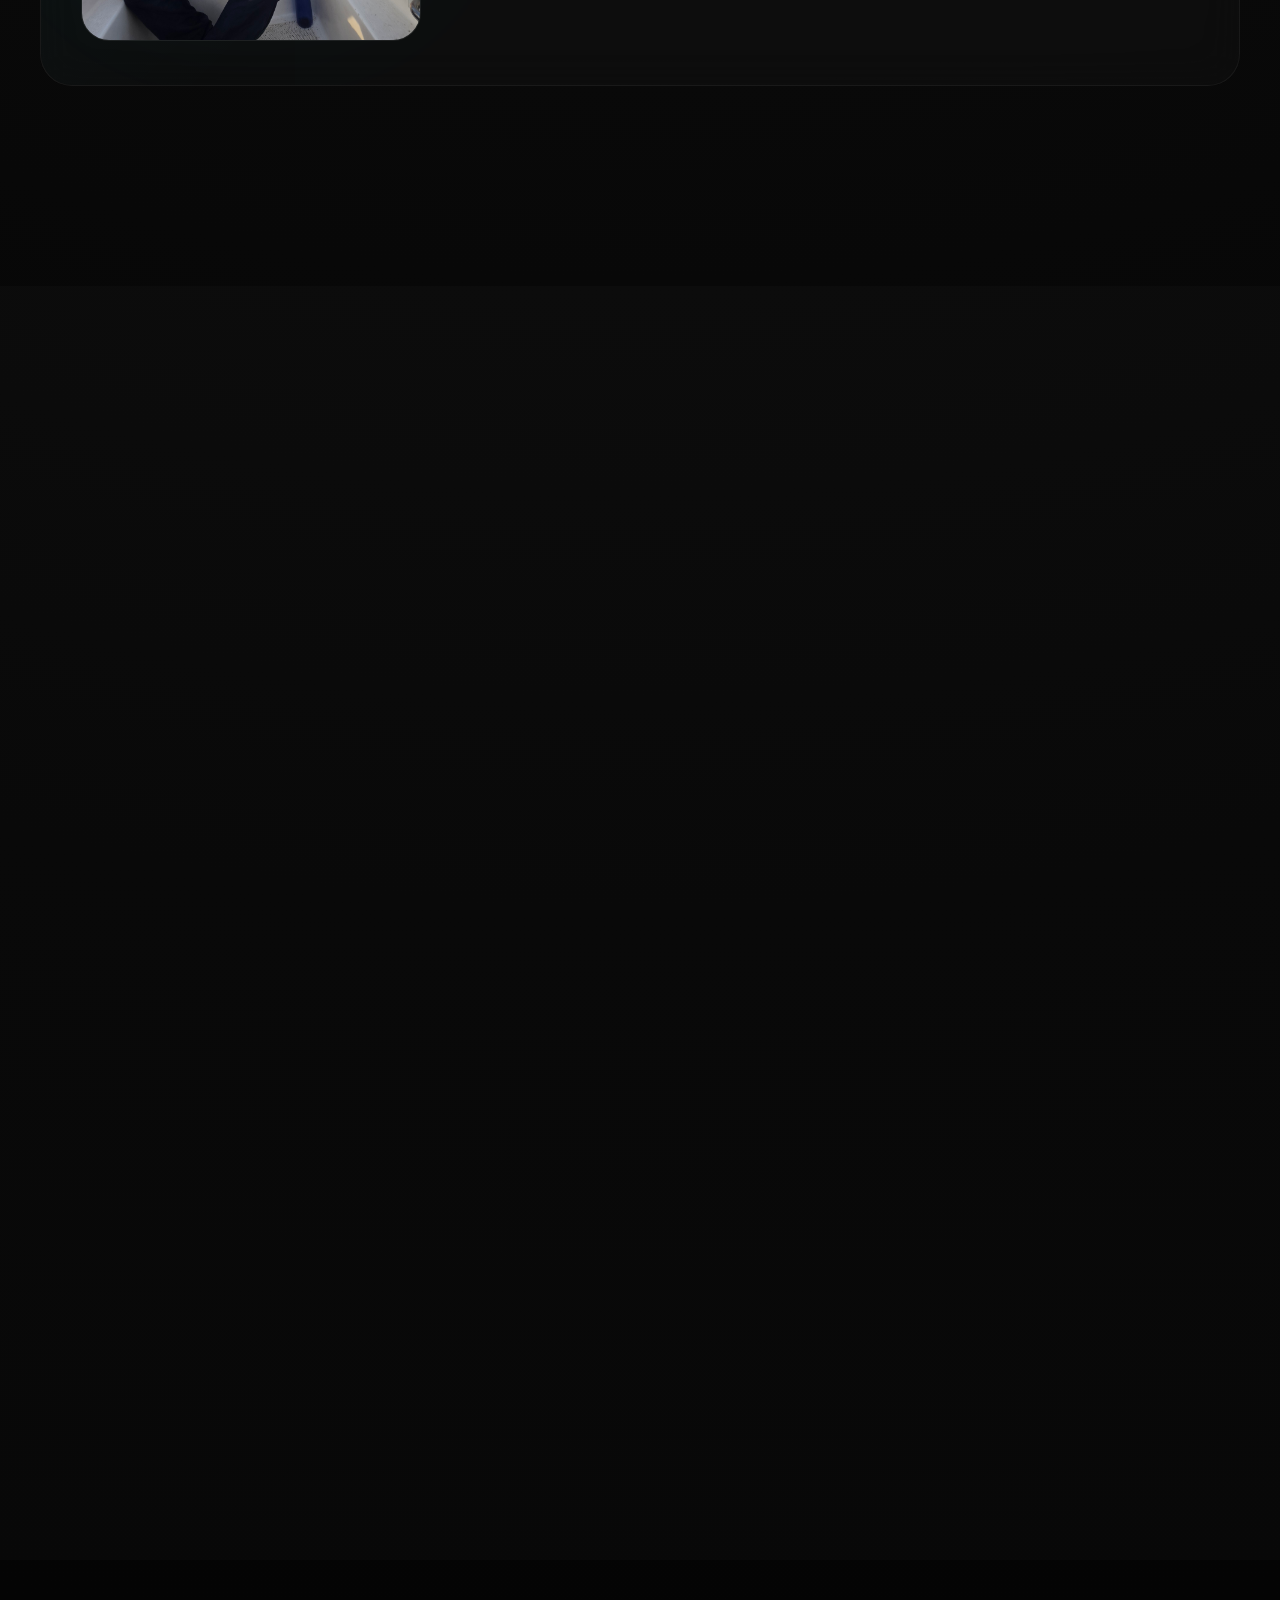
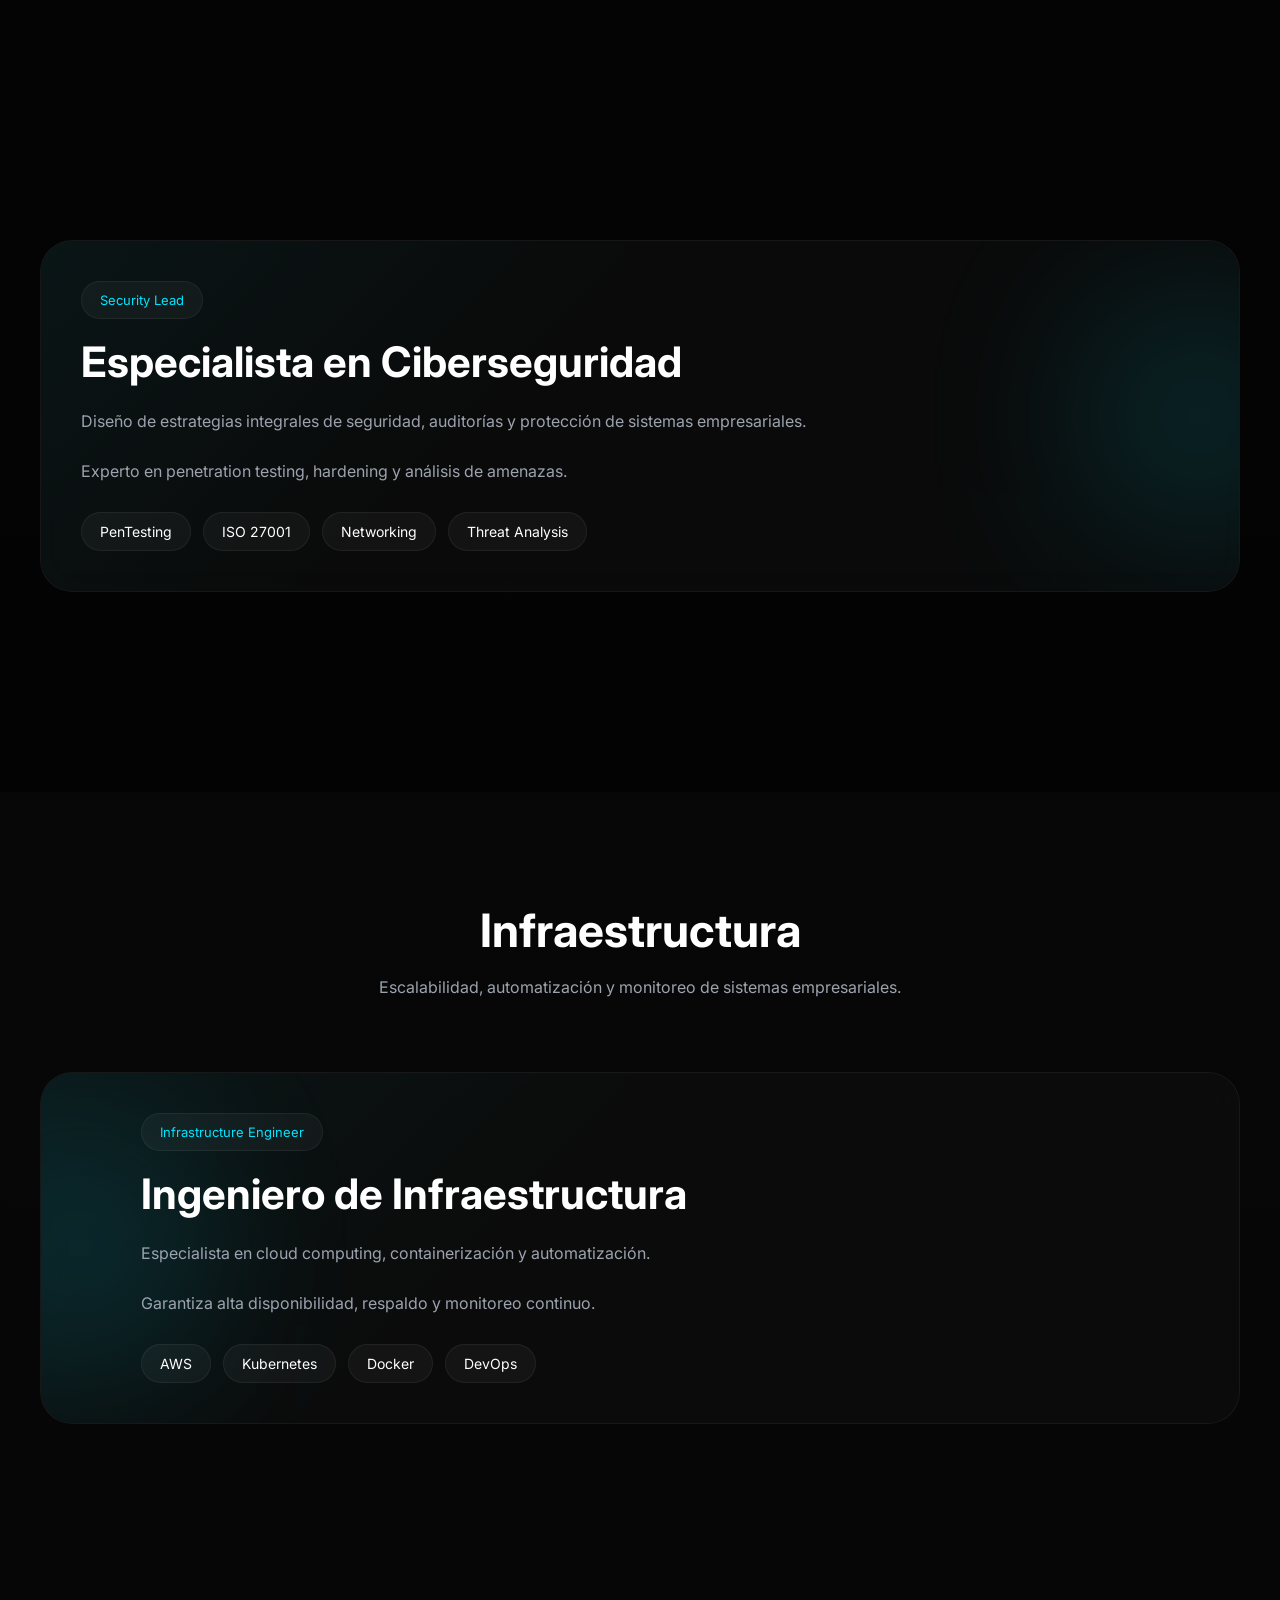
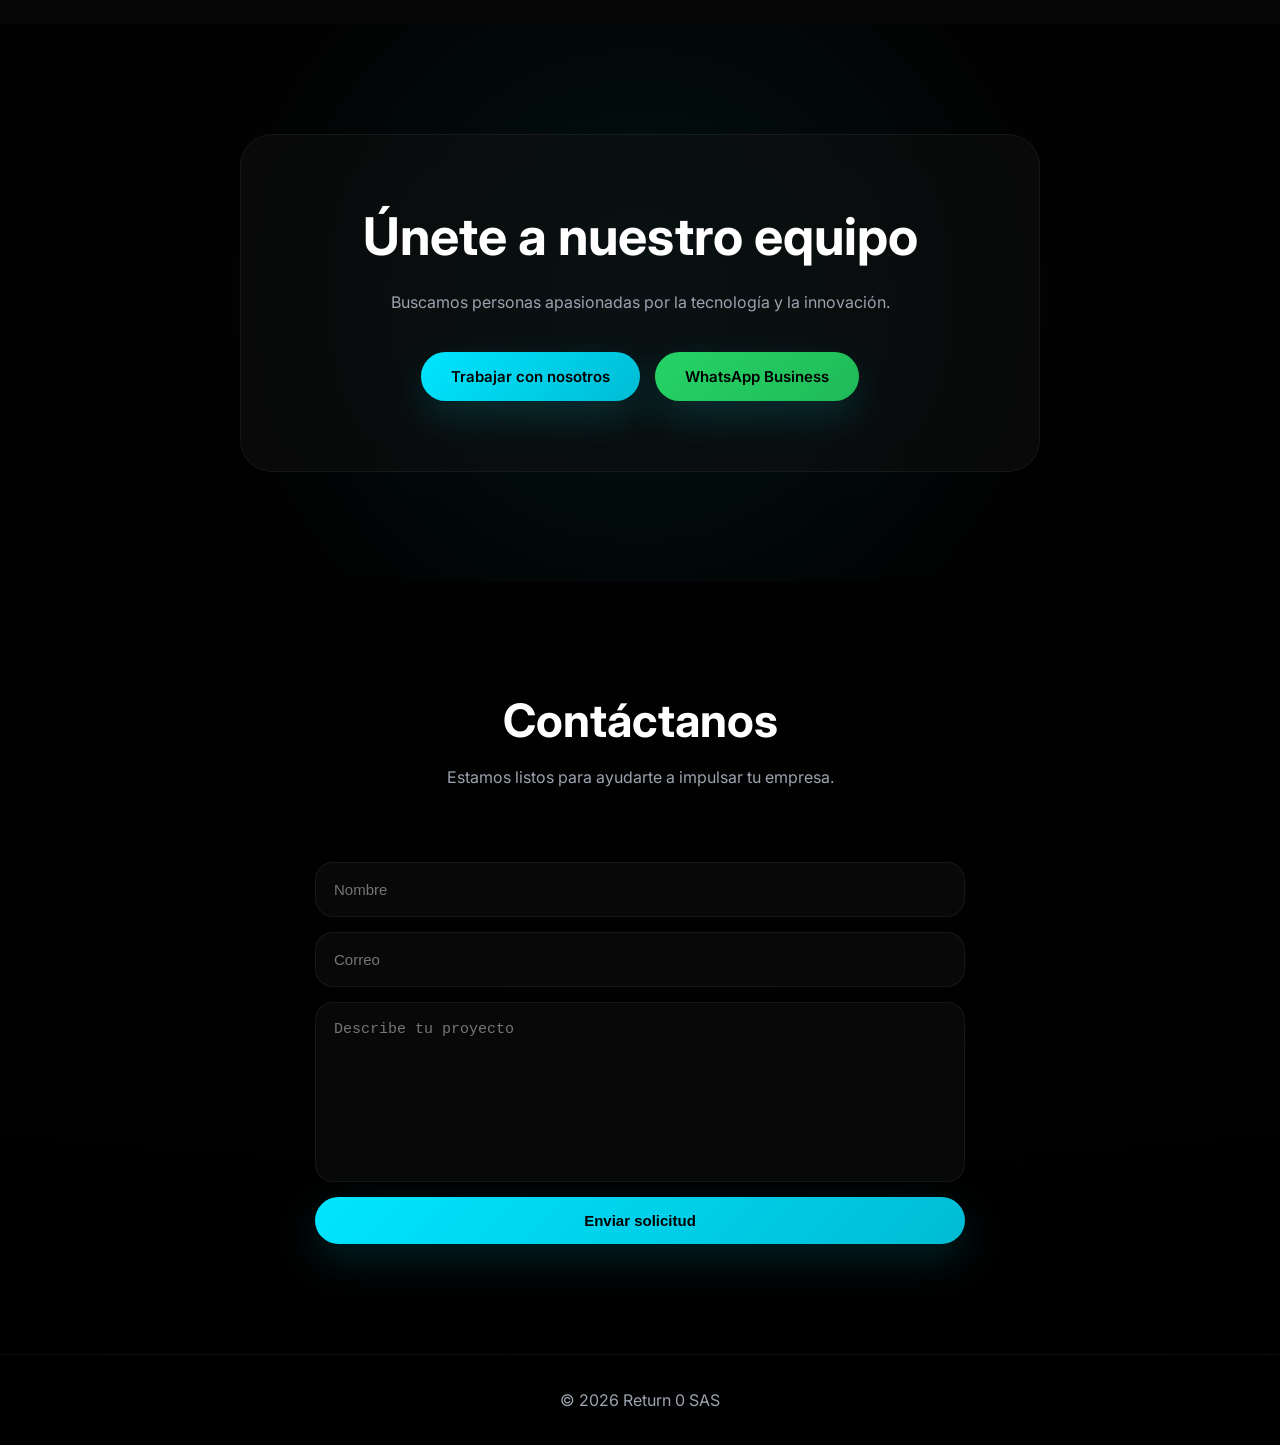
<file: Equipo.html>
<!DOCTYPE html>
<html lang="es">

<head>

<meta charset="UTF-8">
<meta name="viewport" content="width=device-width, initial-scale=1.0">

<title>Nuestro Equipo | Return 0 SAS</title>

<meta name="description" content="Conoce al equipo de expertos detrás de Return 0 & Associates.">

<link rel="icon" href="con.png">
<link rel="stylesheet" href="style.css">

<link href="https://fonts.googleapis.com/css2?family=Inter:wght@300;400;500;600;700;800&display=swap" rel="stylesheet">

</head>

<body>

<!-- HEADER -->

<header class="header">

<div class="nav">

<div class="logo-wrap">
<img src="con.png" class="logo">
<span>Return 0 <strong>SAS</strong></span>
</div>

<nav>
<a href="index.html">Inicio</a>
<a href="#team">Equipo</a>
<a href="#contact" class="btn-small">Contacto</a>
</nav>

</div>

</header>

<!-- HERO -->

<section class="team-hero">

<div class="team-hero-overlay"></div>

<div class="hero-content">

<span class="tag">
Equipo de especialistas
</span>

<h1>
Construimos tecnología
que impulsa empresas
</h1>

<p>
Un equipo multidisciplinario especializado en desarrollo,
infraestructura y ciberseguridad de alto nivel.
</p>

<div class="hero-buttons">

<a href="#team" class="btn">
Conocer equipo
</a>

<a href="index.html#contact" class="btn-outline">
Trabajar con nosotros
</a>

</div>

</div>

</section>

<!-- TEAM -->

<section id="team">

<div class="section-title">

<h2>
Nuestro liderazgo
</h2>

<p>
Profesionales enfocados en innovación,
seguridad y crecimiento empresarial.
</p>

</div>

<!-- CEO -->

<div class="team-member glass">

<div class="team-image">

<img src="CEO.JPEG" alt="CEO">

<div class="glow"></div>

</div>

<div class="team-info">

<span class="role-badge">
CEO & Founder
</span>

<h3>
Yahzi Emiliano Martinez Garcia
</h3>

<p>
Especialista en desarrollo web, ciberseguridad
e infraestructura tecnológica empresarial.
Ha liderado proyectos enfocados en automatización,
seguridad y optimización digital.
</p>

<p>
Con visión estratégica y enfoque premium,
dirige la innovación tecnológica de
Return 0 & Associates.
</p>

<div class="skills">

<span>Cybersecurity</span>
<span>Infrastructure</span>
<span>Cloud</span>
<span>Full Stack</span>

</div>

</div>

</div>

</section>

<!-- DEVELOPMENT -->

<section class="alt-section">

<div class="section-title">

<h2>
Área de Desarrollo
</h2>

<p>
Soluciones modernas enfocadas en velocidad,
escalabilidad y experiencia premium.
</p>

</div>

<!-- MEMBER -->

<div class="team-member reverse glass">

<div class="team-image">
<div class="glow"></div>
</div>

<div class="team-info">

<span class="role-badge">
Development Director
</span>

<h3>
Líder Técnico
</h3>

<p>
Arquitectura de software moderna,
optimización de aplicaciones y liderazgo
de equipos ágiles de desarrollo.
</p>

<p>
Especializado en React, Node.js,
bases de datos y plataformas escalables.
</p>

<div class="skills">

<span>React</span>
<span>Node.js</span>
<span>APIs</span>
<span>UI/UX</span>

</div>

</div>

</div>

<!-- MEMBER -->

<div class="team-member glass">

<div class="team-image">
<div class="glow"></div>
</div>

<div class="team-info">

<span class="role-badge">
Senior Full Stack Developer
</span>

<h3>
Desarrollador Senior
</h3>

<p>
Implementación de soluciones empresariales
con tecnologías modernas y arquitectura limpia.
</p>

<p>
Experiencia en deployment,
bases de datos y optimización de rendimiento.
</p>

<div class="skills">

<span>JavaScript</span>
<span>MongoDB</span>
<span>CI/CD</span>
<span>Docker</span>

</div>

</div>

</div>

</section>

<!-- SECURITY -->

<section>

<div class="section-title">

<h2>
Área de Ciberseguridad
</h2>

<p>
Protección avanzada y auditorías
de infraestructura crítica.
</p>

</div>

<div class="team-member reverse glass">

<div class="team-image">
<div class="glow"></div>
</div>

<div class="team-info">

<span class="role-badge">
Security Lead
</span>

<h3>
Especialista en Ciberseguridad
</h3>

<p>
Diseño de estrategias integrales de seguridad,
auditorías y protección de sistemas empresariales.
</p>

<p>
Experto en penetration testing,
hardening y análisis de amenazas.
</p>

<div class="skills">

<span>PenTesting</span>
<span>ISO 27001</span>
<span>Networking</span>
<span>Threat Analysis</span>

</div>

</div>

</div>

</section>

<!-- INFRASTRUCTURE -->

<section class="alt-section">

<div class="section-title">

<h2>
Infraestructura
</h2>

<p>
Escalabilidad, automatización y monitoreo
de sistemas empresariales.
</p>

</div>

<div class="team-member glass">

<div class="team-image">
<div class="glow"></div>
</div>

<div class="team-info">

<span class="role-badge">
Infrastructure Engineer
</span>

<h3>
Ingeniero de Infraestructura
</h3>

<p>
Especialista en cloud computing,
containerización y automatización.
</p>

<p>
Garantiza alta disponibilidad,
respaldo y monitoreo continuo.
</p>

<div class="skills">

<span>AWS</span>
<span>Kubernetes</span>
<span>Docker</span>
<span>DevOps</span>

</div>

</div>

</div>

</section>

<!-- CTA -->

<section class="team-cta">

<div class="cta-box">

<h2>
Únete a nuestro equipo
</h2>

<p>
Buscamos personas apasionadas
por la tecnología y la innovación.
</p>

<div class="hero-buttons">

<a href="index.html#contact" class="btn">
Trabajar con nosotros
</a>

<a href="https://wa.me/524443727802?text=Hola%20Return%200%2C%20me%20gustaría%20conocer%20más%20sobre%20las%20vacantes"
class="btn whatsapp">
WhatsApp Business
</a>

</div>

</div>

</section>

<!-- CONTACT -->

<section id="contact">

<div class="section-title">

<h2>
Contáctanos
</h2>

<p>
Estamos listos para ayudarte
a impulsar tu empresa.
</p>

</div>

<form class="form">

<input type="text" placeholder="Nombre" required>

<input type="email" placeholder="Correo" required>

<textarea placeholder="Describe tu proyecto"></textarea>

<button class="btn">
Enviar solicitud
</button>

</form>

</section>

<footer>

<p>
© 2026 Return 0 SAS
</p>

</footer>

<script>

const observer = new IntersectionObserver(entries=>{

entries.forEach(entry=>{

if(entry.isIntersecting){
entry.target.classList.add('show');
}

});

});

document.querySelectorAll('.team-member,.section-title,.cta-box').forEach(el=>{

el.classList.add('hidden');
observer.observe(el);

});

</script>

</body>

</html>
</file>
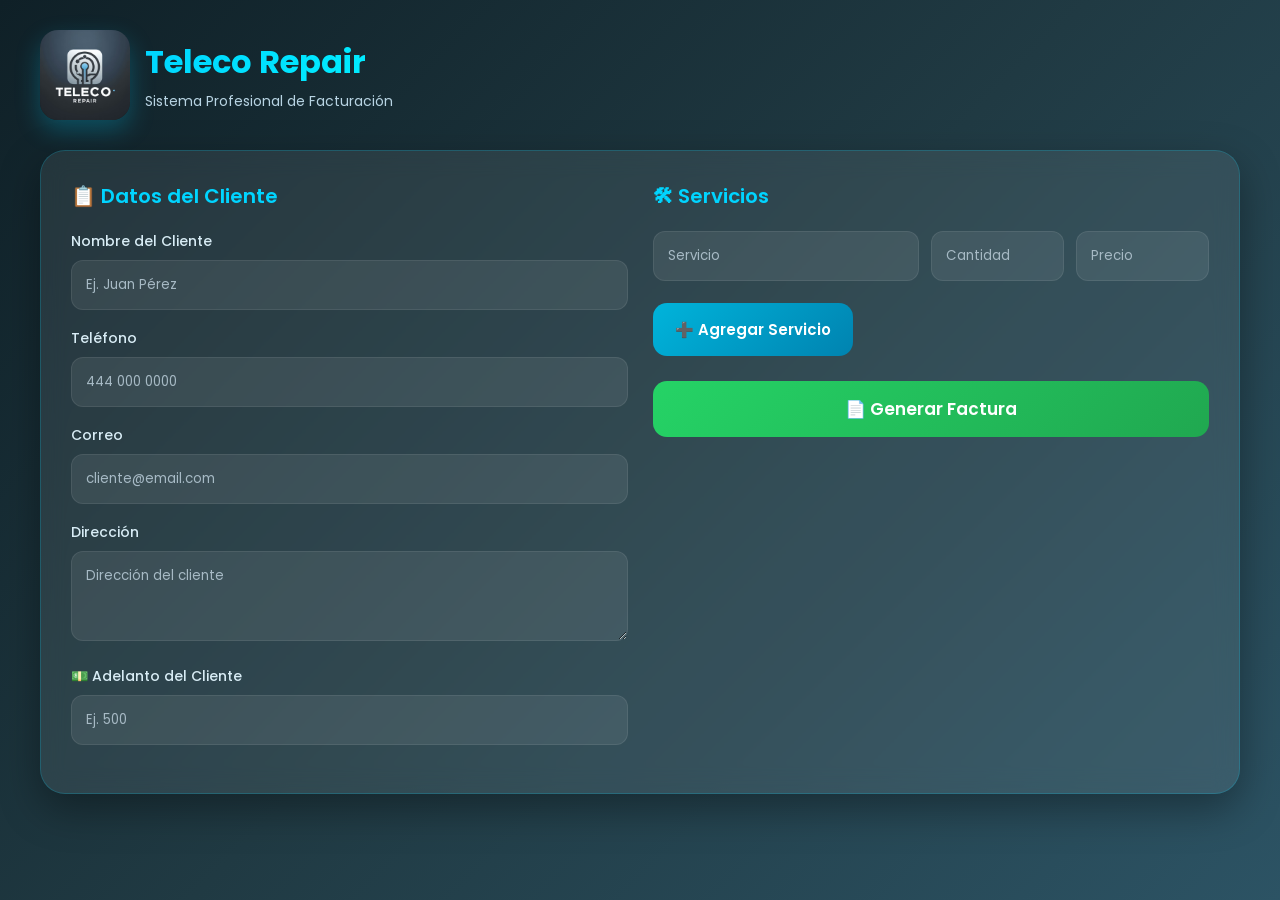
<file: Factura.html>
<!DOCTYPE html>
<html lang="es">
<head>
  <meta charset="UTF-8">
  <meta name="viewport" content="width=device-width, initial-scale=1.0">

  <title>Teleco Repair | Sistema de Facturación</title>

  <link rel="icon" href="Tl.jpg">

  <link href="https://fonts.googleapis.com/css2?family=Poppins:wght@300;400;500;600;700&display=swap" rel="stylesheet">

  <style>

    *{
      margin:0;
      padding:0;
      box-sizing:border-box;
    }

    body{
      font-family:'Poppins',sans-serif;
      background:linear-gradient(135deg,#0f2027 0%,#203a43 50%,#2c5364 100%);
      color:white;
      min-height:100vh;
      padding:30px 15px;
    }

    .container{
      max-width:1200px;
      margin:auto;
      animation:fadeIn 0.8s ease;
    }

    @keyframes fadeIn{
      from{
        opacity:0;
        transform:translateY(20px);
      }
      to{
        opacity:1;
        transform:translateY(0);
      }
    }

    .topbar{
      display:flex;
      align-items:center;
      justify-content:space-between;
      flex-wrap:wrap;
      gap:20px;
      margin-bottom:30px;
    }

    .brand{
      display:flex;
      align-items:center;
      gap:15px;
    }

    .logo{
      width:90px;
      border-radius:18px;
      box-shadow:0 10px 25px rgba(0,212,255,0.25);
    }

    .brand-text h1{
      font-size:32px;
      background:linear-gradient(135deg,#00d4ff,#00f0ff);
      -webkit-background-clip:text;
      -webkit-text-fill-color:transparent;
    }

    .brand-text p{
      color:#b8d4e3;
      font-size:14px;
      margin-top:5px;
    }

    .panel{
      background:rgba(255,255,255,0.08);
      backdrop-filter:blur(12px);
      border:1px solid rgba(0,212,255,0.2);
      border-radius:25px;
      padding:30px;
      box-shadow:0 15px 40px rgba(0,0,0,0.35);
    }

    .grid{
      display:grid;
      grid-template-columns:1fr 1fr;
      gap:25px;
    }

    @media(max-width:900px){
      .grid{
        grid-template-columns:1fr;
      }
    }

    .section-title{
      font-size:20px;
      margin-bottom:20px;
      color:#00d4ff;
      font-weight:600;
    }

    .input-group{
      margin-bottom:18px;
      text-align:left;
    }

    label{
      display:block;
      margin-bottom:8px;
      color:#d8ecf5;
      font-size:14px;
      font-weight:500;
    }

    input, textarea{
      width:100%;
      padding:14px;
      border:none;
      outline:none;
      border-radius:12px;
      background:rgba(255,255,255,0.08);
      color:white;
      border:1px solid rgba(255,255,255,0.08);
      font-family:'Poppins',sans-serif;
      transition:0.3s;
    }

    input:focus,
    textarea:focus{
      border-color:#00d4ff;
      box-shadow:0 0 15px rgba(0,212,255,0.25);
    }

    input::placeholder,
    textarea::placeholder{
      color:#a7bac5;
    }

    .items{
      margin-top:20px;
    }

    .item{
      display:grid;
      grid-template-columns:2fr 1fr 1fr;
      gap:12px;
      margin-bottom:12px;
    }

    @media(max-width:600px){
      .item{
        grid-template-columns:1fr;
      }
    }

    .btn{
      border:none;
      cursor:pointer;
      padding:15px 22px;
      border-radius:14px;
      font-weight:600;
      font-size:15px;
      transition:0.3s;
      font-family:'Poppins',sans-serif;
    }

    .btn-add{
      background:linear-gradient(135deg,#00b4db,#0083b0);
      color:white;
      margin-top:10px;
    }

    .btn-add:hover{
      transform:translateY(-2px);
      box-shadow:0 10px 20px rgba(0,212,255,0.25);
    }

    .btn-generate{
      width:100%;
      margin-top:25px;
      background:linear-gradient(135deg,#25D366,#20a850);
      color:white;
      font-size:17px;
    }

    .btn-generate:hover{
      transform:translateY(-3px);
      box-shadow:0 15px 30px rgba(37,211,102,0.35);
    }

    .invoice{
      background:white;
      color:#222;
      border-radius:20px;
      padding:35px;
      margin-top:25px;
      display:none;
      animation:fadeIn 0.6s ease;
    }

    .invoice-header{
      display:flex;
      justify-content:space-between;
      align-items:center;
      flex-wrap:wrap;
      gap:20px;
      border-bottom:2px solid #eee;
      padding-bottom:20px;
      margin-bottom:25px;
    }

    .invoice-header img{
      width:90px;
      border-radius:12px;
    }

    .invoice h2{
      color:#0f2027;
      margin-bottom:5px;
    }

    .invoice p{
      margin:4px 0;
    }

    .invoice-table{
      width:100%;
      border-collapse:collapse;
      margin-top:20px;
    }

    .invoice-table th{
      background:#0f2027;
      color:white;
      padding:12px;
      text-align:left;
    }

    .invoice-table td{
      padding:12px;
      border-bottom:1px solid #ddd;
    }

    .totals{
      margin-top:25px;
      text-align:right;
    }

    .totals p{
      font-size:18px;
      margin-bottom:10px;
    }

    .restante{
      font-size:30px !important;
      color:#20a850;
      font-weight:700;
    }

    .footer{
      margin-top:30px;
      text-align:center;
      color:#777;
      font-size:14px;
    }

    .print-btn{
      margin-top:20px;
      background:linear-gradient(135deg,#00d4ff,#0083b0);
      color:white;
      width:100%;
    }

    .print-btn:hover{
      transform:translateY(-3px);
    }

    @media print{

      body{
        background:white;
      }

      .panel,
      .topbar,
      .btn{
        display:none;
      }

      .invoice{
        display:block !important;
        box-shadow:none;
      }

    }

  </style>
</head>

<body>

  <div class="container">

    <div class="topbar">

      <div class="brand">

        <img src="Tl.jpg" class="logo">

        <div class="brand-text">
          <h1>Teleco Repair</h1>
          <p>Sistema Profesional de Facturación</p>
        </div>

      </div>

    </div>

    <div class="panel">

      <div class="grid">

        <!-- CLIENTE -->

        <div>

          <h2 class="section-title">📋 Datos del Cliente</h2>

          <div class="input-group">
            <label>Nombre del Cliente</label>
            <input type="text" id="cliente" placeholder="Ej. Juan Pérez">
          </div>

          <div class="input-group">
            <label>Teléfono</label>
            <input type="text" id="telefono" placeholder="444 000 0000">
          </div>

          <div class="input-group">
            <label>Correo</label>
            <input type="email" id="correo" placeholder="cliente@email.com">
          </div>

          <div class="input-group">
            <label>Dirección</label>
            <textarea id="direccion" rows="3" placeholder="Dirección del cliente"></textarea>
          </div>

          <div class="input-group">
            <label>💵 Adelanto del Cliente</label>
            <input type="number" id="adelanto" placeholder="Ej. 500">
          </div>

        </div>

        <!-- SERVICIOS -->

        <div>

          <h2 class="section-title">🛠 Servicios</h2>

          <div class="items" id="items">

            <div class="item">
              <input type="text" class="desc" placeholder="Servicio">
              <input type="number" class="cantidad" placeholder="Cantidad">
              <input type="number" class="precio" placeholder="Precio">
            </div>

          </div>

          <button class="btn btn-add" onclick="agregarItem()">
            ➕ Agregar Servicio
          </button>

          <button class="btn btn-generate" onclick="generarFactura()">
            📄 Generar Factura
          </button>

        </div>

      </div>

    </div>

    <!-- FACTURA -->

    <div class="invoice" id="factura">

      <div class="invoice-header">

        <div>
          <h2>FACTURA</h2>
          <p id="fecha"></p>
        </div>

        <div style="text-align:right;">
          <img src="Tl.jpg">
          <p><strong>Teleco Repair</strong></p>
          <p>444 372 7802</p>
        </div>

      </div>

      <div>

        <h3>Cliente:</h3>

        <p id="facturaCliente"></p>
        <p id="facturaTelefono"></p>
        <p id="facturaCorreo"></p>
        <p id="facturaDireccion"></p>

      </div>

      <table class="invoice-table">

        <thead>
          <tr>
            <th>Servicio</th>
            <th>Cantidad</th>
            <th>Precio</th>
            <th>Total</th>
          </tr>
        </thead>

        <tbody id="facturaItems"></tbody>

      </table>

      <div class="totals">

        <p id="subtotalFinal">Subtotal: $0</p>

        <p id="adelantoFinal">Adelanto: $0</p>

        <p class="restante" id="restanteFinal">
          Restante: $0
        </p>

      </div>

      <button class="btn print-btn" onclick="window.print()">
        🖨 Imprimir / Guardar PDF
      </button>

      <div class="footer">
        Gracias por confiar en Teleco Repair 💙
      </div>

    </div>

  </div>

  <script>

    function agregarItem(){

      const container = document.getElementById('items');

      const div = document.createElement('div');

      div.classList.add('item');

      div.innerHTML = `
        <input type="text" class="desc" placeholder="Servicio">
        <input type="number" class="cantidad" placeholder="Cantidad">
        <input type="number" class="precio" placeholder="Precio">
      `;

      container.appendChild(div);

    }

    function generarFactura(){

      const cliente = document.getElementById('cliente').value;
      const telefono = document.getElementById('telefono').value;
      const correo = document.getElementById('correo').value;
      const direccion = document.getElementById('direccion').value;

      const adelanto =
        Number(document.getElementById('adelanto').value) || 0;

      document.getElementById('facturaCliente').innerText = cliente;
      document.getElementById('facturaTelefono').innerText = telefono;
      document.getElementById('facturaCorreo').innerText = correo;
      document.getElementById('facturaDireccion').innerText = direccion;

      const fecha = new Date();

      document.getElementById('fecha').innerText =
        fecha.toLocaleDateString('es-MX');

      const tbody = document.getElementById('facturaItems');

      tbody.innerHTML = "";

      let total = 0;

      const descs = document.querySelectorAll('.desc');
      const cantidades = document.querySelectorAll('.cantidad');
      const precios = document.querySelectorAll('.precio');

      for(let i = 0; i < descs.length; i++){

        const desc = descs[i].value;
        const cantidad = Number(cantidades[i].value);
        const precio = Number(precios[i].value);

        const subtotal = cantidad * precio;

        total += subtotal;

        tbody.innerHTML += `
          <tr>
            <td>${desc}</td>
            <td>${cantidad}</td>
            <td>$${precio}</td>
            <td>$${subtotal}</td>
          </tr>
        `;

      }

      const restante = total - adelanto;

      document.getElementById('subtotalFinal').innerText =
        "Subtotal: $" + total;

      document.getElementById('adelantoFinal').innerText =
        "Adelanto: $" + adelanto;

      document.getElementById('restanteFinal').innerText =
        "Restante: $" + restante;

      document.getElementById('factura').style.display = "block";

      window.scrollTo({
        top: document.body.scrollHeight,
        behavior:'smooth'
      });

    }

  </script>

</body>
</html>
</file>
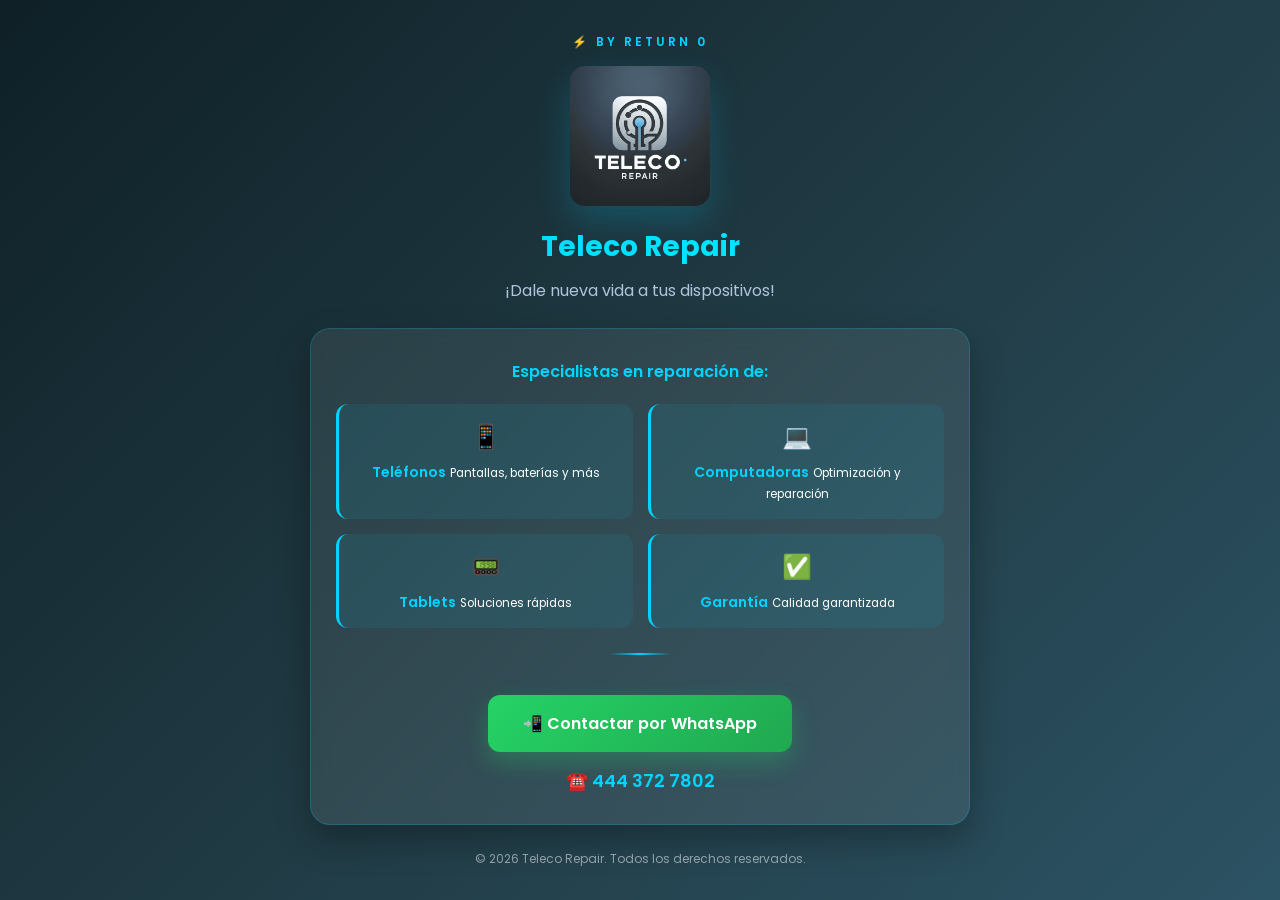
<file: Teleco.html>
<!DOCTYPE html>
<html lang="es">
<head>
  <link rel="icon" href="Tl.jpg">
  <meta charset="UTF-8">
  <meta name="viewport" content="width=device-width, initial-scale=1.0">
  <meta name="description" content="Teleco Repair - Especialistas en reparación de teléfonos, computadoras y tablets">
  <meta name="theme-color" content="#0f2027">
  <title>BY RETURN 0 | Teleco Repair - Reparación de Dispositivos</title>
  <link href="https://fonts.googleapis.com/css2?family=Poppins:wght@400;600;700&display=swap" rel="stylesheet">

  <style>
    * {
      margin: 0;
      padding: 0;
      box-sizing: border-box;
    }

    body {
      font-family: 'Poppins', sans-serif;
      background: linear-gradient(135deg, #0f2027 0%, #203a43 50%, #2c5364 100%);
      color: white;
      text-align: center;
      min-height: 100vh;
      display: flex;
      align-items: center;
      overflow-x: hidden;
    }

    .container {
      padding: 20px;
      max-width: 700px;
      margin: auto;
      width: 100%;
      animation: fadeInDown 0.8s ease-out;
    }

    @keyframes fadeInDown {
      from {
        opacity: 0;
        transform: translateY(-30px);
      }
      to {
        opacity: 1;
        transform: translateY(0);
      }
    }

    @keyframes slideUp {
      from {
        opacity: 0;
        transform: translateY(20px);
      }
      to {
        opacity: 1;
        transform: translateY(0);
      }
    }

    .brand {
      font-size: 12px;
      letter-spacing: 3px;
      color: #00d4ff;
      margin-bottom: 15px;
      text-transform: uppercase;
      font-weight: 600;
      animation: slideUp 0.6s ease-out 0.1s both;
    }

    .logo {
      width: 140px;
      height: auto;
      margin: 15px auto 20px;
      display: block;
      border-radius: 15px;
      box-shadow: 0 15px 35px rgba(0, 212, 255, 0.2);
      animation: slideUp 0.6s ease-out 0.2s both;
      transition: transform 0.3s ease, box-shadow 0.3s ease;
    }

    .logo:hover {
      transform: scale(1.05);
      box-shadow: 0 20px 45px rgba(0, 212, 255, 0.4);
    }

    h1 {
      font-size: 28px;
      font-weight: 700;
      margin-bottom: 10px;
      background: linear-gradient(135deg, #00d4ff, #00f0ff);
      -webkit-background-clip: text;
      -webkit-text-fill-color: transparent;
      background-clip: text;
      animation: slideUp 0.6s ease-out 0.3s both;
    }

    h2 {
      font-size: 16px;
      font-weight: 400;
      color: #b0c4de;
      margin-bottom: 20px;
      animation: slideUp 0.6s ease-out 0.4s both;
    }

    .card {
      background: rgba(255, 255, 255, 0.08);
      backdrop-filter: blur(10px);
      border: 1px solid rgba(0, 212, 255, 0.2);
      padding: 30px 25px;
      border-radius: 20px;
      margin-top: 25px;
      box-shadow: 0 15px 35px rgba(0, 0, 0, 0.3);
      animation: slideUp 0.6s ease-out 0.5s both;
      transition: all 0.3s ease;
    }

    .card:hover {
      background: rgba(255, 255, 255, 0.12);
      border-color: rgba(0, 212, 255, 0.4);
      box-shadow: 0 20px 45px rgba(0, 212, 255, 0.15);
    }

    .services-title {
      font-size: 16px;
      font-weight: 600;
      margin-bottom: 20px;
      color: #00d4ff;
    }

    .services-grid {
      display: grid;
      grid-template-columns: 1fr 1fr;
      gap: 15px;
      margin-bottom: 25px;
    }

    @media (max-width: 480px) {
      .services-grid {
        grid-template-columns: 1fr;
      }
    }

    .service {
      padding: 15px;
      background: rgba(0, 212, 255, 0.08);
      border-radius: 12px;
      border-left: 3px solid #00d4ff;
      font-size: 14px;
      transition: all 0.3s ease;
      animation: slideUp 0.6s ease-out forwards;
    }

    .service:nth-child(1) { animation-delay: 0.6s; }
    .service:nth-child(2) { animation-delay: 0.65s; }
    .service:nth-child(3) { animation-delay: 0.7s; }
    .service:nth-child(4) { animation-delay: 0.75s; }

    .service:hover {
      background: rgba(0, 212, 255, 0.15);
      transform: translateX(5px);
    }

    .service-icon {
      font-size: 24px;
      display: block;
      margin-bottom: 8px;
    }

    .service-text {
      font-weight: 600;
      color: #00d4ff;
    }

    .divider {
      width: 60px;
      height: 2px;
      background: linear-gradient(90deg, transparent, #00d4ff, transparent);
      margin: 20px auto;
    }

    .btn-whatsapp {
      display: inline-block;
      margin-top: 20px;
      padding: 16px 35px;
      font-size: 16px;
      color: white;
      background: linear-gradient(135deg, #25D366, #20a850);
      border: none;
      border-radius: 12px;
      text-decoration: none;
      font-weight: 600;
      cursor: pointer;
      transition: all 0.3s cubic-bezier(0.4, 0, 0.2, 1);
      box-shadow: 0 10px 25px rgba(37, 211, 102, 0.3);
      animation: slideUp 0.6s ease-out 0.8s both;
    }

    .btn-whatsapp:hover {
      background: linear-gradient(135deg, #20a850, #1a8a40);
      transform: translateY(-3px);
      box-shadow: 0 15px 35px rgba(37, 211, 102, 0.4);
    }

    .btn-whatsapp:active {
      transform: translateY(-1px);
    }

    .phone {
      margin-top: 15px;
      font-size: 18px;
      font-weight: 600;
      color: #00d4ff;
      animation: slideUp 0.6s ease-out 0.85s both;
    }

    .phone a {
      color: #00d4ff;
      text-decoration: none;
      transition: color 0.3s ease;
    }

    .phone a:hover {
      color: #00f0ff;
      text-decoration: underline;
    }

    footer {
      margin-top: 25px;
      font-size: 12px;
      color: rgba(255, 255, 255, 0.5);
      animation: slideUp 0.6s ease-out 0.9s both;
    }

    @media (max-width: 600px) {
      h1 {
        font-size: 24px;
      }

      .card {
        padding: 20px;
      }

      .btn-whatsapp {
        padding: 14px 30px;
        font-size: 15px;
      }
    }
  </style>
</head>

<body>

  <main class="container">
    <header>
      <div class="brand">⚡ BY RETURN 0</div>
      <img src="Tl.jpg" alt="Teleco Repair - Logo" class="logo">
      <h1>Teleco Repair</h1>
      <h2>¡Dale nueva vida a tus dispositivos!</h2>
    </header>

    <article class="card">
      <div class="services-title">Especialistas en reparación de:</div>

      <div class="services-grid">
        <div class="service">
          <span class="service-icon">📱</span>
          <span class="service-text">Teléfonos</span>
          <small>Pantallas, baterías y más</small>
        </div>
        <div class="service">
          <span class="service-icon">💻</span>
          <span class="service-text">Computadoras</span>
          <small>Optimización y reparación</small>
        </div>
        <div class="service">
          <span class="service-icon">📟</span>
          <span class="service-text">Tablets</span>
          <small>Soluciones rápidas</small>
        </div>
        <div class="service">
          <span class="service-icon">✅</span>
          <span class="service-text">Garantía</span>
          <small>Calidad garantizada</small>
        </div>
      </div>

      <div class="divider"></div>

      <a class="btn-whatsapp"
         href="https://wa.me/524443727802?text=Hola,%20quiero%20información%20sobre%20reparación%20de%20dispositivos"
         target="_blank"
         rel="noopener noreferrer">
         📲 Contactar por WhatsApp
      </a>

      <div class="phone">
        ☎️ <a href="tel:+524443727802">444 372 7802</a>
      </div>
    </article>

    <footer>
      <p>© 2026 Teleco Repair. Todos los derechos reservados.</p>
    </footer>

  </main>

</body>
</html>
</file>
<file: style.css>
*{
margin:0;
padding:0;
box-sizing:border-box;
}

:root{
--primary:#00e5ff;
--primary2:#00bcd4;
--bg:#050505;
--card:rgba(17,17,17,.7);
--border:rgba(255,255,255,.06);
--text:#ffffff;
--soft:#9ca3af;
}

html{
scroll-behavior:smooth;
}

body{
font-family:'Inter',sans-serif;
background:
radial-gradient(circle at top,#111 0%,#050505 40%,#000 100%);
color:var(--text);
overflow-x:hidden;
}

/* SCROLLBAR */

::-webkit-scrollbar{
width:10px;
}

::-webkit-scrollbar-thumb{
background:var(--primary);
border-radius:20px;
}

/* HEADER */

.header{
position:fixed;
top:0;
width:100%;
background:rgba(5,5,5,.6);
backdrop-filter:blur(20px);
border-bottom:1px solid rgba(255,255,255,.05);
z-index:999;
}

.nav{
max-width:1200px;
margin:auto;
padding:18px 25px;
display:flex;
align-items:center;
justify-content:space-between;
}

.logo-wrap{
display:flex;
align-items:center;
gap:12px;
font-size:18px;
font-weight:600;
position:relative;
}

.logo-wrap::before{
content:'';
position:absolute;
width:90px;
height:90px;
background:var(--primary);
filter:blur(60px);
opacity:.15;
z-index:-1;
}

.logo{
width:42px;
}

nav{
display:flex;
align-items:center;
gap:25px;
}

nav a{
color:var(--soft);
text-decoration:none;
font-size:15px;
position:relative;
transition:.3s;
}

nav a:hover{
color:#fff;
}

nav a::after{
content:'';
position:absolute;
left:0;
bottom:-6px;
width:0%;
height:2px;
background:var(--primary);
transition:.3s;
}

nav a:hover::after{
width:100%;
}

.btn-small{
background:linear-gradient(135deg,var(--primary),var(--primary2));
padding:10px 18px;
border-radius:30px;
color:#000!important;
font-weight:600;
}

/* HERO */

.hero,
.team-hero{
height:100vh;
display:flex;
align-items:center;
justify-content:center;
text-align:center;
position:relative;
overflow:hidden;
padding:0 20px;
}

.hero::before,
.team-hero::before{
content:'';
position:absolute;
width:700px;
height:700px;
background:radial-gradient(circle,var(--primary),transparent 70%);
opacity:.12;
filter:blur(90px);
animation:float 8s ease-in-out infinite;
}

@keyframes float{
0%{transform:translateY(0)}
50%{transform:translateY(-30px)}
100%{transform:translateY(0)}
}

.hero-bg{
position:absolute;
width:100%;
height:100%;
object-fit:cover;
opacity:.12;
filter:brightness(.4);
}

.hero-box,
.hero-content{
position:relative;
z-index:1;
max-width:900px;
}

.hero h1,
.team-hero h1{
font-size:72px;
line-height:1;
font-weight:800;
letter-spacing:-3px;
margin-bottom:25px;
}

.hero p,
.team-hero p{
font-size:20px;
color:var(--soft);
line-height:1.8;
max-width:700px;
margin:auto;
}

.hero-actions,
.hero-buttons{
margin-top:35px;
display:flex;
justify-content:center;
gap:15px;
flex-wrap:wrap;
}

.tag{
display:inline-block;
padding:10px 20px;
border:1px solid rgba(255,255,255,.08);
border-radius:50px;
margin-bottom:25px;
font-size:14px;
color:var(--primary);
background:rgba(255,255,255,.03);
}

/* BUTTONS */

.btn{
display:inline-flex;
align-items:center;
justify-content:center;
padding:15px 30px;
border-radius:50px;
font-weight:600;
font-size:15px;
text-decoration:none;
transition:.35s;
background:linear-gradient(135deg,var(--primary),var(--primary2));
color:#000;
border:none;
cursor:pointer;
box-shadow:0 15px 40px rgba(0,229,255,.15);
}

.btn:hover{
transform:translateY(-4px) scale(1.03);
box-shadow:0 20px 50px rgba(0,229,255,.25);
}

.btn-outline{
display:inline-flex;
align-items:center;
justify-content:center;
padding:15px 30px;
border-radius:50px;
border:1px solid rgba(255,255,255,.08);
color:#fff;
text-decoration:none;
transition:.3s;
}

.btn-outline:hover{
background:rgba(255,255,255,.05);
transform:translateY(-3px);
}

.whatsapp{
background:linear-gradient(135deg,#25d366,#20ba58);
}

/* SECTIONS */

section{
padding:110px 20px;
position:relative;
text-align:center;
}

.section-title{
max-width:800px;
margin:auto auto 70px;
}

.section-title h2,
section h2{
font-size:46px;
margin-bottom:15px;
}

.section-title p,
.sub{
color:var(--soft);
line-height:1.8;
max-width:700px;
margin:auto;
}

/* GRID */

.grid{
display:grid;
grid-template-columns:repeat(auto-fit,minmax(280px,1fr));
gap:25px;
max-width:1200px;
margin:auto;
}

/* CARDS */

.card{
background:rgba(17,17,17,.7);
padding:30px;
border-radius:24px;
border:1px solid rgba(255,255,255,.05);
backdrop-filter:blur(15px);
transition:.35s;
position:relative;
overflow:hidden;
text-align:left;
}

.card::before{
content:'';
position:absolute;
inset:0;
background:
linear-gradient(
135deg,
rgba(0,229,255,.08),
transparent 40%
);
opacity:0;
transition:.35s;
}

.card:hover::before{
opacity:1;
}

.card:hover{
transform:translateY(-10px);
border-color:rgba(0,229,255,.35);
box-shadow:0 20px 40px rgba(0,229,255,.08);
}

.card h3{
margin-bottom:15px;
font-size:22px;
}

.card p{
color:var(--soft);
line-height:1.8;
}

/* PROCESS */

.alt,
.alt-section{
background:rgba(255,255,255,.015);
}

.step{
background:rgba(17,17,17,.7);
padding:30px;
border-radius:24px;
border:1px solid rgba(255,255,255,.05);
transition:.3s;
}

.step:hover{
transform:translateY(-8px);
border-color:rgba(0,229,255,.25);
}

.step strong{
font-size:20px;
display:block;
margin-bottom:15px;
}

.step p{
color:var(--soft);
line-height:1.8;
}

/* STATS */

.stats{
display:flex;
justify-content:center;
gap:30px;
flex-wrap:wrap;
margin-top:50px;
margin-bottom:60px;
}

.stats div{
background:rgba(255,255,255,.03);
padding:35px;
border-radius:24px;
min-width:220px;
border:1px solid rgba(255,255,255,.05);
transition:.35s;
}

.stats div:hover{
transform:translateY(-8px);
border-color:rgba(0,229,255,.3);
}

.stats h3{
font-size:45px;
color:var(--primary);
margin-bottom:10px;
}

.stats span{
color:var(--soft);
}

/* TEAM */

.team-member{
display:flex;
align-items:center;
gap:60px;
max-width:1200px;
margin:auto auto 90px;
padding:40px;
border-radius:32px;
position:relative;
overflow:hidden;
}

.team-member.reverse{
flex-direction:row-reverse;
}

.glass{
background:rgba(17,17,17,.55);
border:1px solid rgba(255,255,255,.05);
backdrop-filter:blur(20px);
}

.team-member::before{
content:'';
position:absolute;
inset:0;
background:
linear-gradient(
135deg,
rgba(0,229,255,.05),
transparent 40%
);
pointer-events:none;
}

.team-image{
position:relative;
flex-shrink:0;
}

.team-image img{
width:340px;
height:420px;
object-fit:cover;
border-radius:28px;
border:1px solid rgba(255,255,255,.08);
position:relative;
z-index:2;
}

.glow{
position:absolute;
width:220px;
height:220px;
background:var(--primary);
filter:blur(90px);
opacity:.15;
top:50%;
left:50%;
transform:translate(-50%,-50%);
z-index:1;
}

.team-info{
flex:1;
text-align:left;
position:relative;
z-index:2;
}

.role-badge{
display:inline-block;
padding:10px 18px;
background:rgba(255,255,255,.04);
border:1px solid rgba(255,255,255,.06);
border-radius:50px;
font-size:13px;
color:var(--primary);
margin-bottom:20px;
}

.team-info h3{
font-size:42px;
margin-bottom:20px;
line-height:1.1;
}

.team-info p{
color:var(--soft);
line-height:2;
margin-bottom:18px;
font-size:16px;
}

.skills{
display:flex;
flex-wrap:wrap;
gap:12px;
margin-top:25px;
}

.skills span{
padding:10px 18px;
border-radius:50px;
background:rgba(255,255,255,.04);
border:1px solid rgba(255,255,255,.06);
font-size:14px;
color:#fff;
}

/* CTA */

.cta,
.team-cta{
background:
radial-gradient(circle at center,
rgba(0,229,255,.08),
transparent 60%);
}

.cta-box{
max-width:800px;
margin:auto;
padding:70px 40px;
background:rgba(17,17,17,.55);
border:1px solid rgba(255,255,255,.05);
border-radius:32px;
backdrop-filter:blur(20px);
}

.cta-box h2{
font-size:52px;
margin-bottom:20px;
}

.cta-box p,
.cta p{
color:var(--soft);
line-height:1.8;
margin-bottom:35px;
}

/* FORM */

.form{
max-width:650px;
margin:auto;
display:flex;
flex-direction:column;
gap:15px;
}

.form input,
.form textarea{
width:100%;
padding:18px;
border-radius:18px;
border:1px solid rgba(255,255,255,.06);
background:rgba(255,255,255,.03);
color:#fff;
font-size:15px;
outline:none;
transition:.3s;
}

.form textarea{
height:180px;
resize:none;
}

.form input:focus,
.form textarea:focus{
border-color:var(--primary);
box-shadow:0 0 25px rgba(0,229,255,.15);
}

/* FOOTER */

footer{
padding:35px;
text-align:center;
border-top:1px solid rgba(255,255,255,.05);
color:var(--soft);
}

/* ANIMATIONS */

.hidden{
opacity:0;
transform:translateY(50px);
transition:all .9s ease;
}

.show{
opacity:1;
transform:translateY(0);
}

/* RESPONSIVE */

@media(max-width:1000px){

.team-member,
.team-member.reverse{
flex-direction:column;
text-align:center;
padding:35px;
}

.team-info{
text-align:center;
}

.skills{
justify-content:center;
}

.team-image img{
width:100%;
max-width:380px;
height:auto;
}

.hero h1,
.team-hero h1{
font-size:54px;
}

}

@media(max-width:900px){

.nav{
flex-direction:column;
gap:20px;
}

nav{
flex-wrap:wrap;
justify-content:center;
gap:15px;
}

.stats{
flex-direction:column;
align-items:center;
}

.hero,
.team-hero{
height:auto;
padding:180px 20px 120px;
}

}

@media(max-width:600px){

.hero h1,
.team-hero h1{
font-size:38px;
letter-spacing:-1px;
}

.hero p,
.team-hero p{
font-size:16px;
}

.section-title h2,
section h2,
.cta-box h2{
font-size:34px;
}

.team-info h3{
font-size:30px;
}

.btn,
.btn-outline{
width:100%;
}

.hero-actions,
.hero-buttons{
flex-direction:column;
}

.team-member{
padding:25px;
}

}
/* FLOATING AD */

.floating-ad{
position:fixed;
bottom:30px;
right:30px;
z-index:9999;
animation:floatIn .6s ease;
}

.floating-content{
width:320px;
background:#111827;
color:white;
padding:24px;
border-radius:20px;
box-shadow:0 20px 50px rgba(0,0,0,.35);
position:relative;
border:1px solid rgba(255,255,255,.08);
backdrop-filter:blur(10px);
}

.floating-content h3{
margin-bottom:10px;
font-size:22px;
}

.floating-content p{
font-size:14px;
line-height:1.6;
margin-bottom:18px;
opacity:.9;
}

.close-ad{
position:absolute;
top:12px;
right:14px;
background:none;
border:none;
color:white;
font-size:22px;
cursor:pointer;
opacity:.7;
transition:.3s;
}

.close-ad:hover{
opacity:1;
transform:scale(1.1);
}

@keyframes floatIn{
from{
opacity:0;
transform:translateY(30px);
}
to{
opacity:1;
transform:translateY(0);
}
}

@media(max-width:768px){

.floating-ad{
right:15px;
left:15px;
bottom:20px;
}

.floating-content{
width:100%;
}

}
</file>
